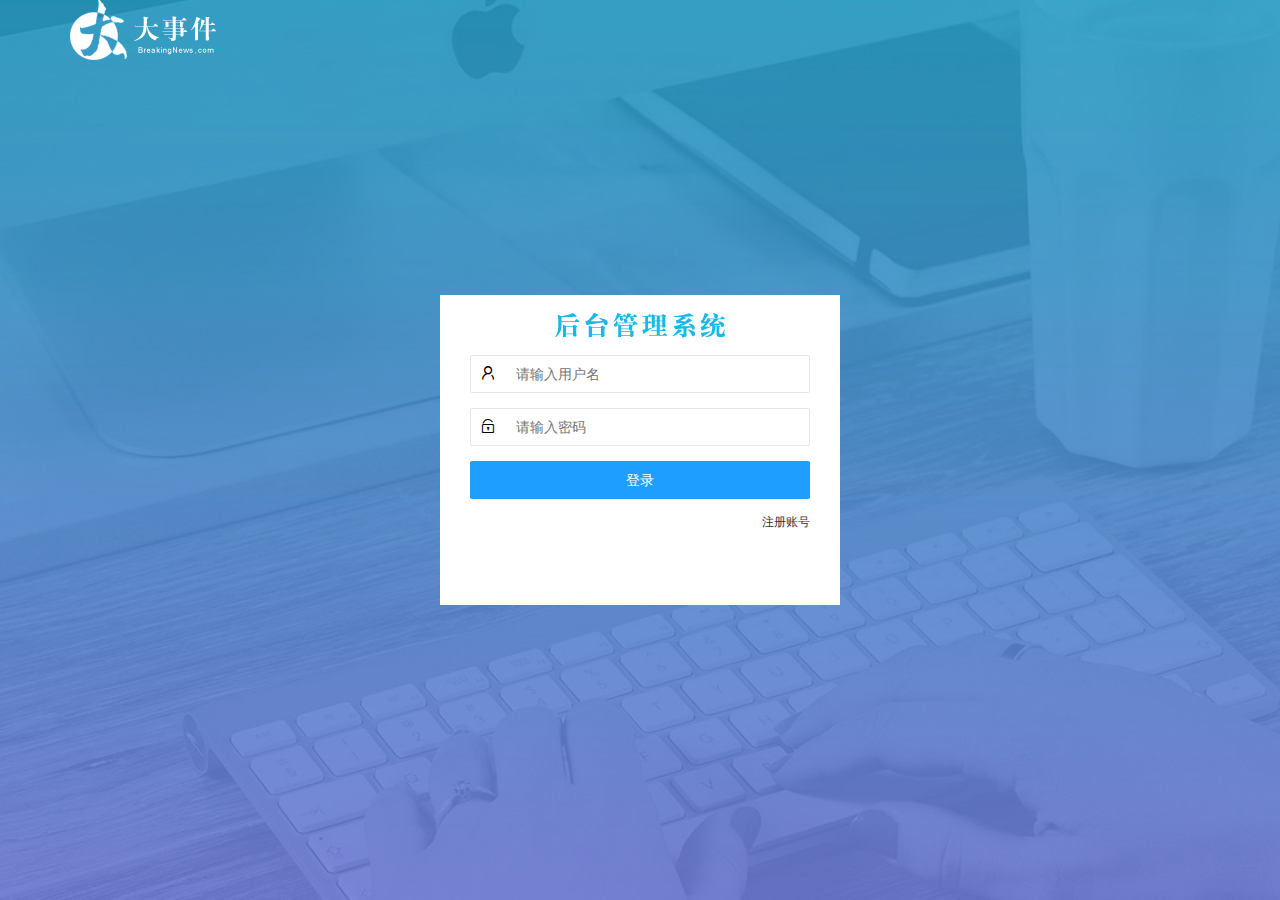
<file: login.html>
<!DOCTYPE html>
<html lang="en">

<head>
    <meta charset="UTF-8">
    <meta name="viewport" content="width=device-width, initial-scale=1.0">
    <title>登录页面</title>
    <link rel="stylesheet" href="./assets/lib/layui/css/layui.css">
    <link rel="stylesheet" href="/assets/css/login.css">
</head>

<body>
    <div class="layui-main">
        <img src="./assets/images/logo.png" alt="">
    </div>
    <div class="loginbox">
        <div class="loginbox_title">
        </div>
        <div class="login_box">
            <form class="layui-form" id="form_login">
                <div class="layui-form-item">
                    <i class="layui-icon layui-icon-username"></i>
                    <input type="text" name="username" required lay-verify="required" placeholder="请输入用户名" autocomplete="off" class="layui-input">
                </div>
                <div class="layui-form-item">
                    <i class="layui-icon layui-icon-password"></i>
                    <input type="password" name="password" required lay-verify="required|pwd" placeholder="请输入密码" autocomplete="off" class="layui-input">
                </div>
                <div class="layui-form-item">
                    <button class="layui-btn layui-btn-fluid  layui-btn-normal" lay-submit lay-filter="formDemo">登录</button>
                </div>
                <div class="layui-form-item links_a">
                    <a href="javascript:;" id="login_box_a">注册账号</a>
                </div>

            </form>

        </div>
        <div class="reg_box">
            <form class="layui-form" id="form_reg">
                <div class="layui-form-item">
                    <i class="layui-icon layui-icon-username"></i>
                    <input type="text" name="username" required lay-verify="required" placeholder="请输入用户名" autocomplete="off" class="layui-input">
                </div>
                <div class="layui-form-item">
                    <i class="layui-icon layui-icon-password"></i>
                    <input type="password" name="password" required lay-verify="required|pwd" placeholder="请输入密码" autocomplete="off" class="layui-input">
                </div>
                <div class="layui-form-item">
                    <i class="layui-icon layui-icon-password"></i>
                    <input type="password" name="repassword" required lay-verify="required|pwd|repwd" placeholder="请确认密码" autocomplete="off" class="layui-input">
                </div>
                <div class="layui-form-item">
                    <button class="layui-btn layui-btn-fluid  layui-btn-normal" lay-submit lay-filter="formDemo">注册</button>
                </div>
                <div class="layui-form-item links_a">
                    <a href="javascript:;" id="reg_box_a">登录账号</a>
                </div>

            </form>

        </div>
    </div>


    <script src="./assets/lib/layui/layui.all.js"></script>
    <script src="./assets/lib/jquery.js"></script>
    <script src="./assets/js/baseAPI.js"></script>
    <script src="./assets/js/login.js"></script>
</body>

</html>
</file>
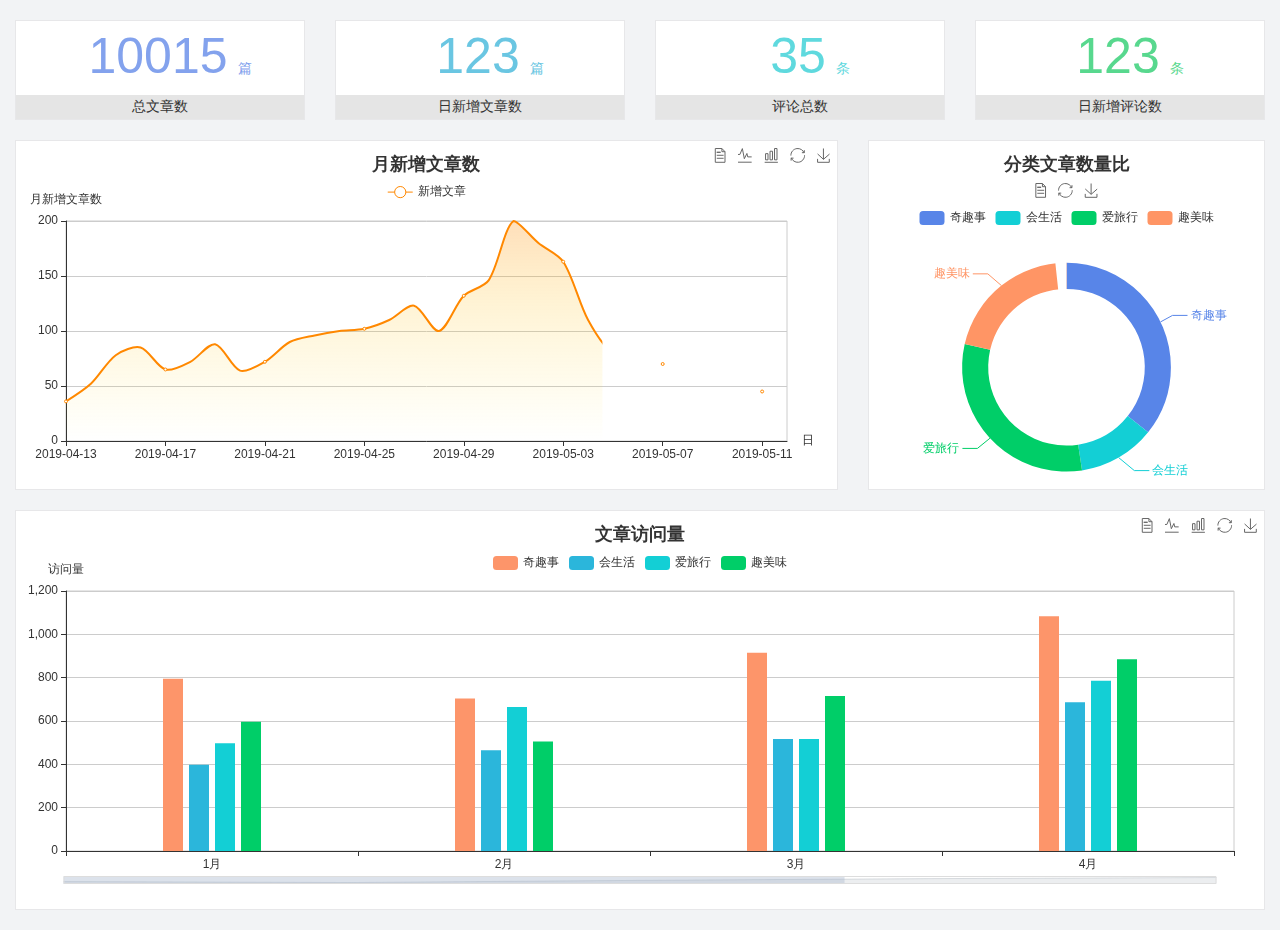
<file: home/dashboard.html>
<!DOCTYPE html>
<html lang="en">

<head>
  <meta charset="UTF-8">
  <meta name="viewport" content="width=device-width, initial-scale=1.0">
  <meta http-equiv="X-UA-Compatible" content="ie=edge">
  <title>图表统计</title>
  <link rel="stylesheet" href="../../assets/lib/bootstrap.css" />
  <link rel="stylesheet" href="../../assets/lib/main.css" />
  <script src="../../assets/lib/jquery.js"></script>
  <script type="text/javascript" src="../../assets/lib/echarts.min.js"></script>
</head>

<body>
  <div class="container-fluid">
    <div class="row spannel_list">
      <div class="col-sm-3 col-xs-6">
        <div class="spannel">
          <em>10015</em><span>篇</span>
          <b>总文章数</b>
        </div>
      </div>
      <div class="col-sm-3 col-xs-6">
        <div class="spannel scolor01">
          <em>123</em><span>篇</span>
          <b>日新增文章数</b>
        </div>
      </div>
      <div class="col-sm-3 col-xs-6">
        <div class="spannel scolor02">
          <em>35</em><span>条</span>
          <b>评论总数</b>
        </div>
      </div>
      <div class="col-sm-3 col-xs-6">
        <div class="spannel scolor03">
          <em>123</em><span>条</span>
          <b>日新增评论数</b>
        </div>
      </div>
    </div>
  </div>

  <div class="container-fluid">
    <div class="row curve-pie">
      <div class="col-lg-8 col-md-8">
        <div class="gragh_pannel" id="curve_show"></div>
      </div>
      <div class="col-lg-4 col-md-4">
        <div class="gragh_pannel" id="pie_show"></div>
      </div>
    </div>
  </div>

  <div class="container-fluid">
    <div class="column_pannel" id="column_show"></div>
  </div>

  <script>
    var oChart = echarts.init(document.getElementById('curve_show'));
    var aList_all = [
      { 'count': 36, 'date': '2019-04-13' },
      { 'count': 52, 'date': '2019-04-14' },
      { 'count': 78, 'date': '2019-04-15' },
      { 'count': 85, 'date': '2019-04-16' },
      { 'count': 65, 'date': '2019-04-17' },
      { 'count': 72, 'date': '2019-04-18' },
      { 'count': 88, 'date': '2019-04-19' },
      { 'count': 64, 'date': '2019-04-20' },
      { 'count': 72, 'date': '2019-04-21' },
      { 'count': 90, 'date': '2019-04-22' },
      { 'count': 96, 'date': '2019-04-23' },
      { 'count': 100, 'date': '2019-04-24' },
      { 'count': 102, 'date': '2019-04-25' },
      { 'count': 110, 'date': '2019-04-26' },
      { 'count': 123, 'date': '2019-04-27' },
      { 'count': 100, 'date': '2019-04-28' },
      { 'count': 132, 'date': '2019-04-29' },
      { 'count': 146, 'date': '2019-04-30' },
      { 'count': 200, 'date': '2019-05-01' },
      { 'count': 180, 'date': '2019-05-02' },
      { 'count': 163, 'date': '2019-05-03' },
      { 'count': 110, 'date': '2019-05-04' },
      { 'count': 80, 'date': '2019-05-05' },
      { 'count': 82, 'date': '2019-05-06' },
      { 'count': 70, 'date': '2019-05-07' },
      { 'count': 65, 'date': '2019-05-08' },
      { 'count': 54, 'date': '2019-05-09' },
      { 'count': 40, 'date': '2019-05-10' },
      { 'count': 45, 'date': '2019-05-11' },
      { 'count': 38, 'date': '2019-05-12' },
    ];

    let aCount = [];
    let aDate = [];

    for (var i = 0; i < aList_all.length; i++) {
      aCount.push(aList_all[i].count);
      aDate.push(aList_all[i].date);
    }

    var chartopt = {
      title: {
        text: '月新增文章数',
        left: 'center',
        top: '10'
      },
      tooltip: {
        trigger: 'axis'
      },
      legend: {
        data: ['新增文章'],
        top: '40'
      },
      toolbox: {
        show: true,
        feature: {
          mark: { show: true },
          dataView: { show: true, readOnly: false },
          magicType: { show: true, type: ['line', 'bar'] },
          restore: { show: true },
          saveAsImage: { show: true }
        }
      },
      calculable: true,
      xAxis: [
        {
          name: '日',
          type: 'category',
          boundaryGap: false,
          data: aDate
        }
      ],
      yAxis: [
        {
          name: '月新增文章数',
          type: 'value'
        }
      ],
      series: [
        {
          name: '新增文章',
          type: 'line',
          smooth: true,
          itemStyle: { normal: { areaStyle: { type: 'default' }, color: '#f80' }, lineStyle: { color: '#f80' } },
          data: aCount
        }],
      areaStyle: {
        normal: {
          color: new echarts.graphic.LinearGradient(0, 0, 0, 1, [{
            offset: 0,
            color: 'rgba(255,136,0,0.39)'
          }, {
            offset: .34,
            color: 'rgba(255,180,0,0.25)'
          }, {
            offset: 1,
            color: 'rgba(255,222,0,0.00)'
          }])

        }
      },
      grid: {
        show: true,
        x: 50,
        x2: 50,
        y: 80,
        height: 220
      }
    };

    oChart.setOption(chartopt);


    var oPie = echarts.init(document.getElementById('pie_show'));
    var oPieopt =
    {
      title: {
        top: 10,
        text: '分类文章数量比',
        x: 'center'
      },
      tooltip: {
        trigger: 'item',
        formatter: "{a} <br/>{b} : {c} ({d}%)"
      },
      color: ['#5885e8', '#13cfd5', '#00ce68', '#ff9565'],
      legend: {
        x: 'center',
        top: 65,
        data: ['奇趣事', '会生活', '爱旅行', '趣美味']
      },
      toolbox: {
        show: true,
        x: 'center',
        top: 35,
        feature: {
          mark: { show: true },
          dataView: { show: true, readOnly: false },
          magicType: {
            show: true,
            type: ['pie', 'funnel'],
            option: {
              funnel: {
                x: '25%',
                width: '50%',
                funnelAlign: 'left',
                max: 1548
              }
            }
          },
          restore: { show: true },
          saveAsImage: { show: true }
        }
      },
      calculable: true,
      series: [
        {
          name: '访问来源',
          type: 'pie',
          radius: ['45%', '60%'],
          center: ['50%', '65%'],
          data: [
            { value: 300, name: '奇趣事' },
            { value: 100, name: '会生活' },
            { value: 260, name: '爱旅行' },
            { value: 180, name: '趣美味' }
          ]
        }
      ]
    };
    oPie.setOption(oPieopt);



    var oColumn = this.echarts.init(document.getElementById('column_show'));
    var oColumnopt =
    {
      title: {
        text: '文章访问量',
        left: 'center',
        top: '10'
      },
      tooltip: {
        trigger: 'axis'
      },
      legend: {
        data: ['奇趣事', '会生活', '爱旅行', '趣美味'],
        top: '40'
      },
      toolbox: {
        show: true,
        feature: {
          mark: { show: true },
          dataView: { show: true, readOnly: false },
          magicType: { show: true, type: ['line', 'bar'] },
          restore: { show: true },
          saveAsImage: { show: true }
        }
      },
      calculable: true,
      xAxis: [
        {
          type: 'category',
          data: ['1月', '2月', '3月', '4月', '5月']
        }
      ],
      yAxis: [
        {
          name: '访问量',
          type: 'value'
        }
      ],
      series: [
        {
          name: '奇趣事',
          type: 'bar',
          barWidth: 20,
          itemStyle: {
            normal: { areaStyle: { type: 'default' }, color: '#fd956a' }
          },
          data: [800, 708, 920, 1090, 1200]
        },
        {
          name: '会生活',
          type: 'bar',
          barWidth: 20,
          itemStyle: {
            normal: { areaStyle: { type: 'default' }, color: '#2bb6db' }
          },
          data: [400, 468, 520, 690, 800]
        },
        {
          name: '爱旅行',
          type: 'bar',
          barWidth: 20,
          itemStyle: {
            normal: { areaStyle: { type: 'default' }, color: '#13cfd5' }
          },
          data: [500, 668, 520, 790, 900]
        },
        {
          name: '趣美味',
          type: 'bar',
          barWidth: 20,
          itemStyle: {
            normal: { areaStyle: { type: 'default' }, color: '#00ce68' }
          },
          data: [600, 508, 720, 890, 1000]
        }
      ],
      grid: {
        show: true,
        x: 50,
        x2: 30,
        y: 80,
        height: 260
      },
      dataZoom: [//给x轴设置滚动条
        {
          start: 0,//默认为0
          end: 100 - 1000 / 31,//默认为100
          type: 'slider',
          show: true,
          xAxisIndex: [0],
          handleSize: 0,//滑动条的 左右2个滑动条的大小
          height: 8,//组件高度
          left: 45, //左边的距离
          right: 50,//右边的距离
          bottom: 26,//右边的距离
          handleColor: '#ddd',//h滑动图标的颜色
          handleStyle: {
            borderColor: "#cacaca",
            borderWidth: "1",
            shadowBlur: 2,
            background: "#ddd",
            shadowColor: "#ddd",
          }
        }]
    };
    oColumn.setOption(oColumnopt);
  </script>
</body>

</html>
</file>
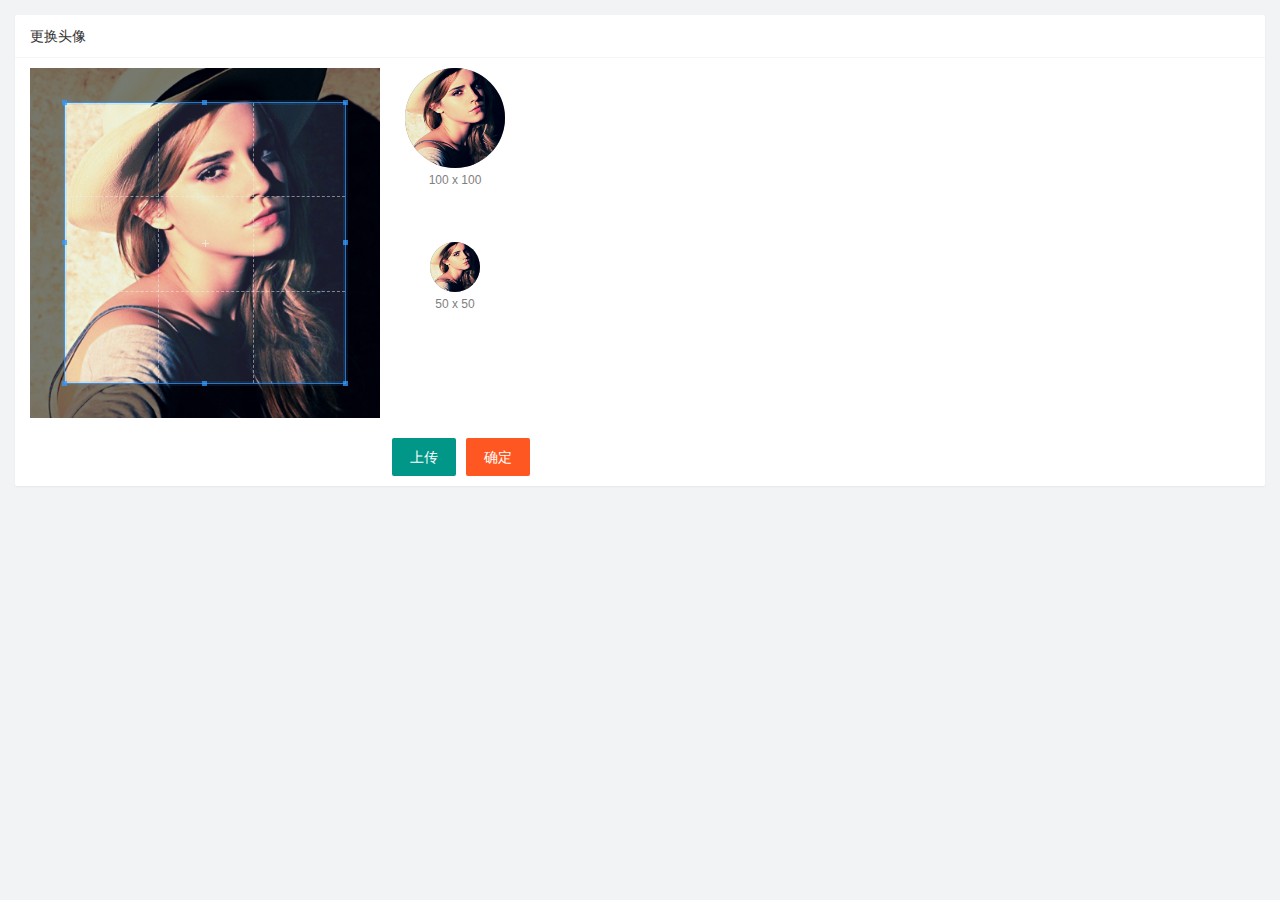
<file: user/user_avatar.html>
<!DOCTYPE html>
<html lang="en">

<head>
    <meta charset="UTF-8" />
    <meta name="viewport" content="width=device-width, initial-scale=1.0" />
    <title>Document</title>
    <link rel="stylesheet" href="/assets/lib/layui/css/layui.css" />
    <link rel="stylesheet" href="/assets/lib/cropper/cropper.css" />
    <link rel="stylesheet" href="/assets/css/user/user_avatar.css" />
</head>

<body>
    <!-- 卡片区域 -->
    <div class="layui-card">
        <div class="layui-card-header">更换头像</div>
        <div class="layui-card-body">
            <!-- 第一行的图片裁剪和预览区域 -->
            <div class="row1">
                <!-- 图片裁剪区域 -->
                <div class="cropper-box">
                    <!-- 这个 img 标签很重要，将来会把它初始化为裁剪区域 -->
                    <img id="image" src="/assets/images/sample.jpg" />
                </div>
                <!-- 图片的预览区域 -->
                <div class="preview-box">
                    <div>
                        <!-- 宽高为 100px 的预览区域 -->
                        <div class="img-preview w100"></div>
                        <p class="size">100 x 100</p>
                    </div>
                    <div>
                        <!-- 宽高为 50px 的预览区域 -->
                        <div class="img-preview w50"></div>
                        <p class="size">50 x 50</p>
                    </div>
                </div>
            </div>

            <!-- 第二行的按钮区域 -->
            <div class="row2">
                <!-- 通过 accept 属性，可以指定，允许用户选择什么类型的文件 -->
                <input type="file" id="file" accept="image/png,image/jpg" />
                <button type="button" class="layui-btn" id="btnChooseImage">上传</button>
                <button type="button" class="layui-btn layui-btn-danger" id="btnUpload">确定</button>
            </div>
        </div>
    </div>

    <script src="/assets/lib/layui/layui.all.js"></script>
    <script src="/assets/lib/jquery.js"></script>
    <script src="/assets/lib/cropper/Cropper.js"></script>
    <script src="/assets/lib/cropper/jquery-cropper.js"></script>
    <script src="/assets/js/baseAPI.js"></script>
    <script src="/assets/js/user/user_avatar.js"></script>
</body>

</html>
</file>
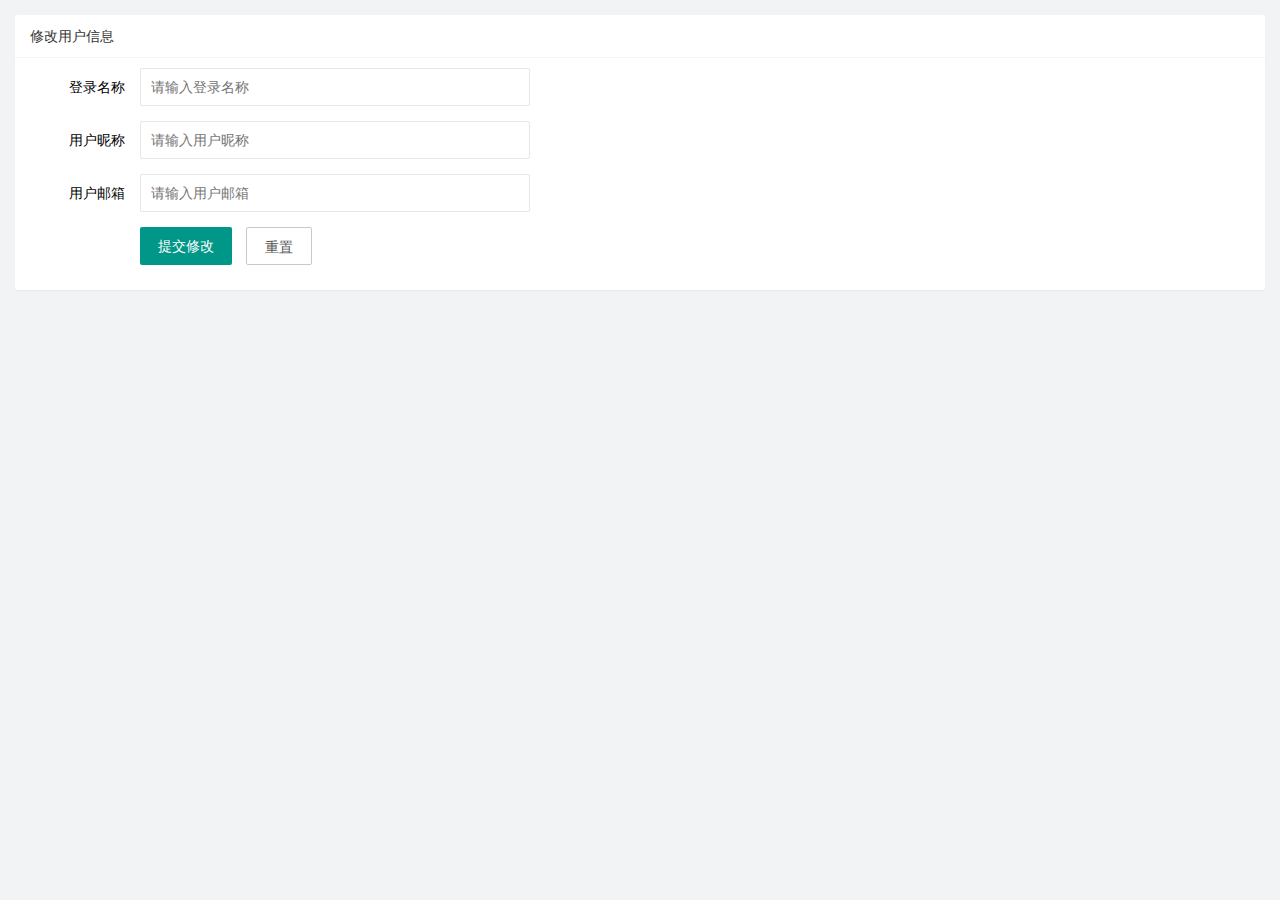
<file: user/user_info.html>
<!DOCTYPE html>
<html lang="en">
  <head>
    <meta charset="UTF-8" />
    <meta name="viewport" content="width=device-width, initial-scale=1.0" />
    <title>Document</title>
    <!-- 导入 layui 的样式 -->
    <link rel="stylesheet" href="/assets/lib/layui/css/layui.css" />
    <!-- 导入自己的样式 -->
    <link rel="stylesheet" href="/assets/css/user/user_info.css" />
  </head>
  <body>
    <!-- 卡片区域 -->
    <div class="layui-card">
      <div class="layui-card-header">修改用户信息</div>
      <div class="layui-card-body">
        <!-- form 表单区域 -->
        <form class="layui-form" lay-filter="formUserInfo">
          <!-- 这是隐藏域 -->
          <input type="hidden" name="id" value="" />
          <div class="layui-form-item">
            <label class="layui-form-label">登录名称</label>
            <div class="layui-input-block">
              <input type="text" name="username" required lay-verify="required" placeholder="请输入登录名称" autocomplete="off" class="layui-input" readonly />
            </div>
          </div>
          <div class="layui-form-item">
            <label class="layui-form-label">用户昵称</label>
            <div class="layui-input-block">
              <input type="text" name="nickname" required lay-verify="required|nickname" placeholder="请输入用户昵称" autocomplete="off" class="layui-input" />
            </div>
          </div>
          <div class="layui-form-item">
            <label class="layui-form-label">用户邮箱</label>
            <div class="layui-input-block">
              <input type="text" name="email" required lay-verify="required|email" placeholder="请输入用户邮箱" autocomplete="off" class="layui-input" />
            </div>
          </div>
          <div class="layui-form-item">
            <div class="layui-input-block">
              <button class="layui-btn" lay-submit lay-filter="formDemo">提交修改</button>
              <button type="reset" class="layui-btn layui-btn-primary" id="btnReset">重置</button>
            </div>
          </div>
        </form>
      </div>
    </div>

    <!-- 导入 layui 的 js -->
    <script src="/assets/lib/layui/layui.all.js"></script>
    <!-- 导入 jquery -->
    <script src="/assets/lib/jquery.js"></script>
    <!-- 导入 baseAPI -->
    <script src="/assets/js/baseAPI.js"></script>
    <!-- 导入自己的 js -->
    <script src="/assets/js/user/user_info.js"></script>
  </body>
</html>
</file>
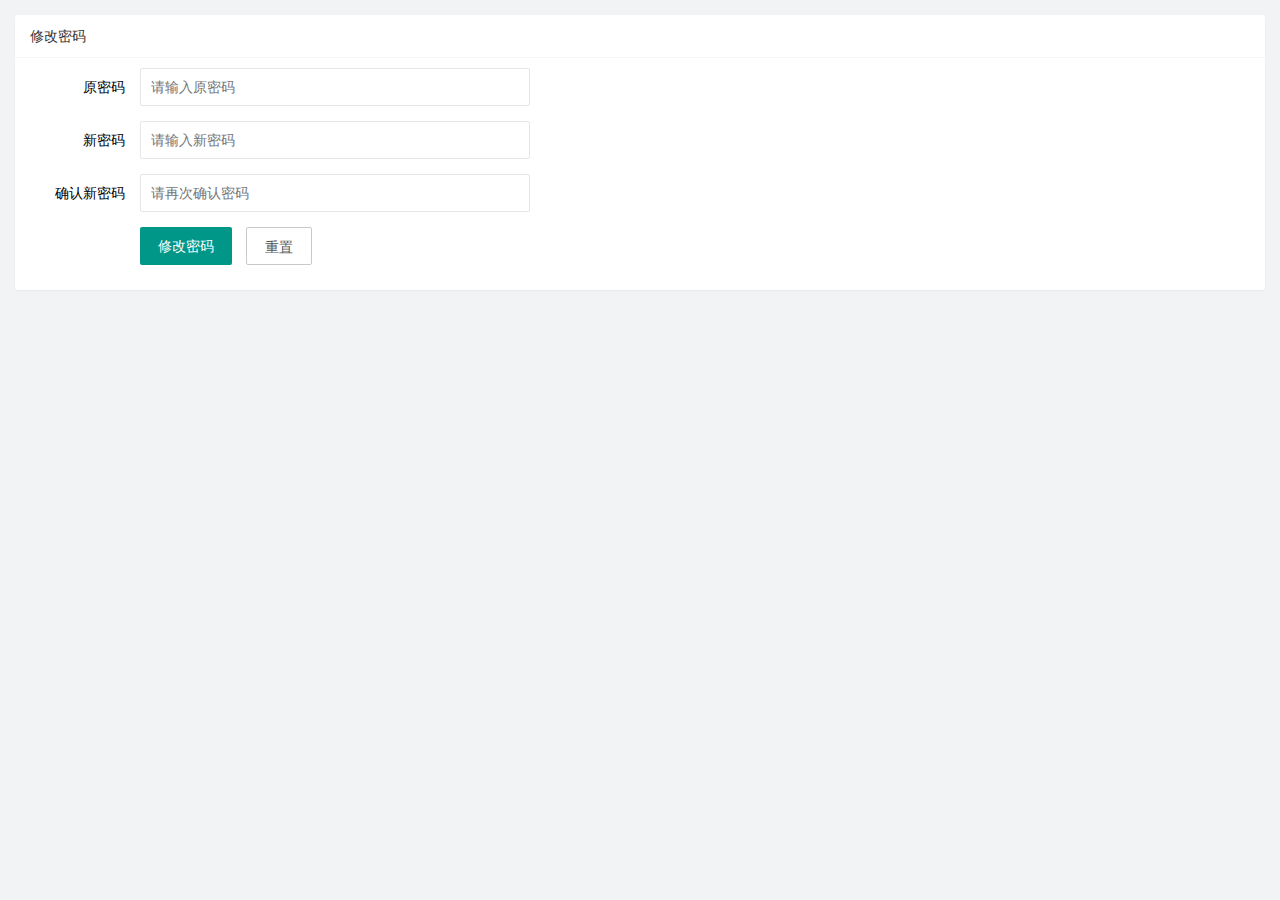
<file: user/user_pwd.html>
<!DOCTYPE html>
<html lang="en">
  <head>
    <meta charset="UTF-8" />
    <meta name="viewport" content="width=device-width, initial-scale=1.0" />
    <title>Document</title>
    <link rel="stylesheet" href="/assets/lib/layui/css/layui.css" />
    <link rel="stylesheet" href="/assets/css/user/user_pwd.css" />
  </head>
  <body>
    <!-- 卡片区域 -->
    <div class="layui-card">
      <div class="layui-card-header">修改密码</div>
      <div class="layui-card-body">
        <form class="layui-form">
          <div class="layui-form-item">
            <label class="layui-form-label">原密码</label>
            <div class="layui-input-block">
              <input type="password" name="oldPwd" required lay-verify="required|pwd" placeholder="请输入原密码" autocomplete="off" class="layui-input" />
            </div>
          </div>
          <div class="layui-form-item">
            <label class="layui-form-label">新密码</label>
            <div class="layui-input-block">
              <input type="password" name="newPwd" required lay-verify="required|pwd|samePwd" placeholder="请输入新密码" autocomplete="off" class="layui-input" />
            </div>
          </div>
          <div class="layui-form-item">
            <label class="layui-form-label">确认新密码</label>
            <div class="layui-input-block">
              <input type="password" name="rePwd" required lay-verify="required|pwd|rePwd" placeholder="请再次确认密码" autocomplete="off" class="layui-input" />
            </div>
          </div>
          <div class="layui-form-item">
            <div class="layui-input-block">
              <button class="layui-btn" lay-submit lay-filter="formDemo">修改密码</button>
              <button type="reset" class="layui-btn layui-btn-primary">重置</button>
            </div>
          </div>
        </form>
      </div>
    </div>

    <!-- 导入 layui 的 js -->
    <script src="/assets/lib/layui/layui.all.js"></script>
    <!-- 导入 jQuery -->
    <script src="/assets/lib/jquery.js"></script>
    <!-- 导入 baseAPI -->
    <script src="/assets/js/baseAPI.js"></script>
    <!-- 导入自己的 js -->
    <script src="/assets/js/user/user_pwd.js"></script>
  </body>
</html>
</file>
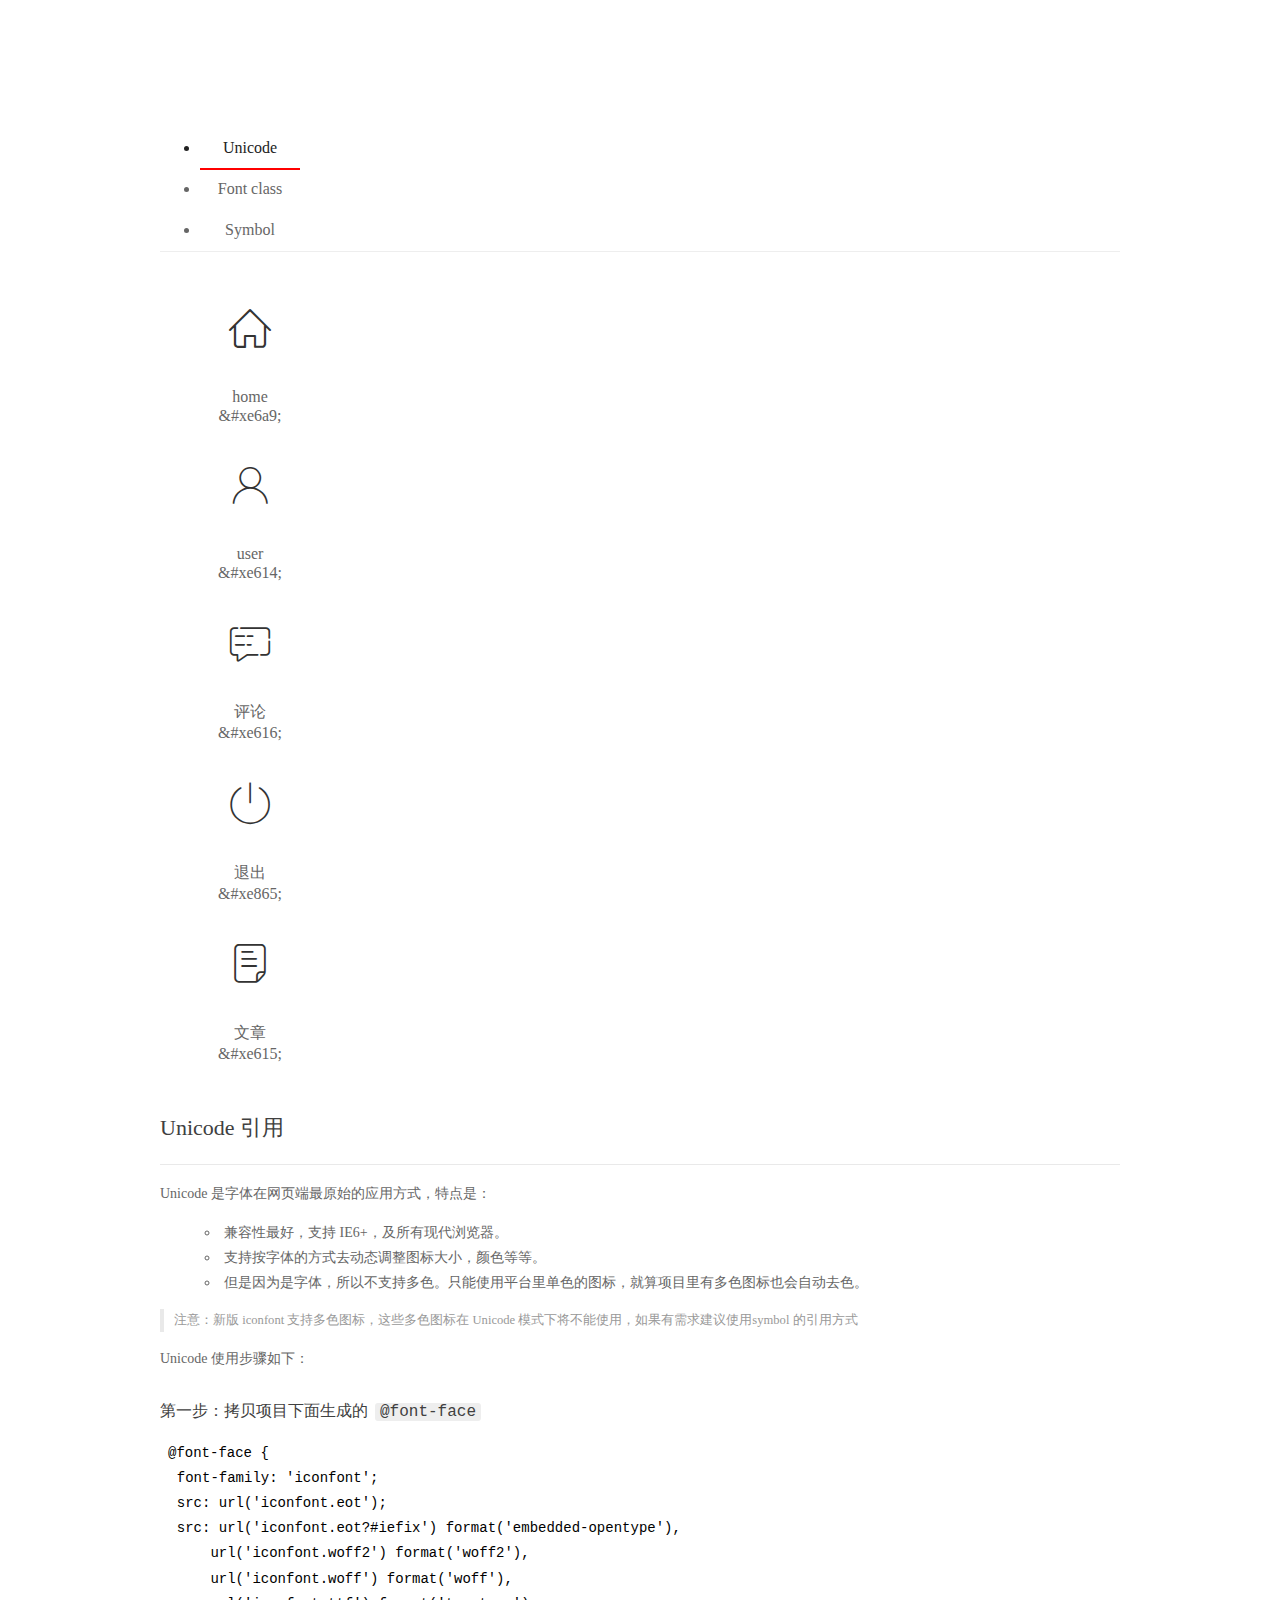
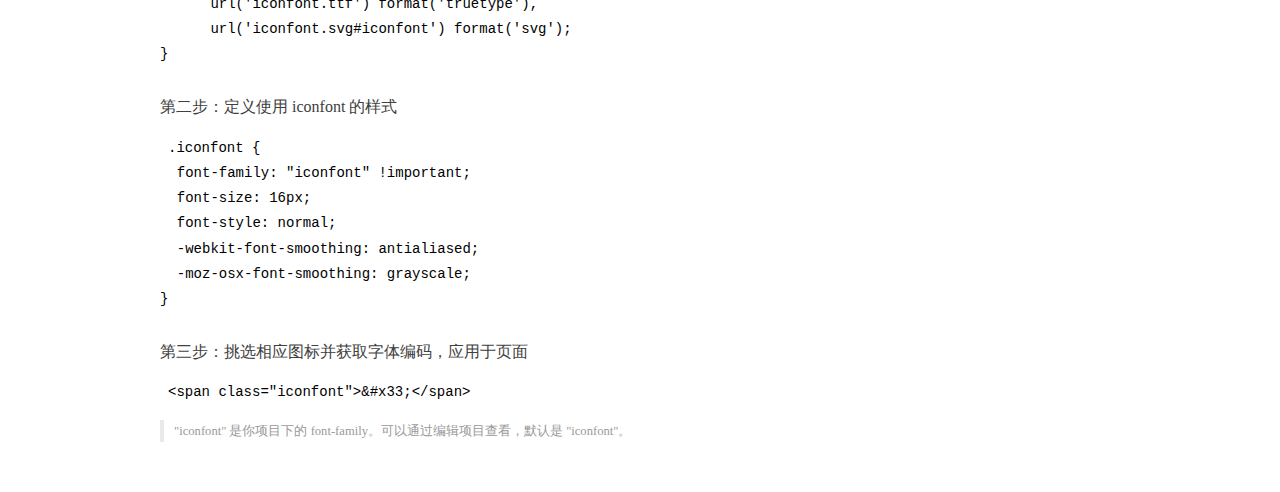
<file: assets/fonts/demo_index.html>
<!DOCTYPE html>
<html>
<head>
  <meta charset="utf-8"/>
  <title>IconFont Demo</title>
  <link rel="shortcut icon" href="https://gtms04.alicdn.com/tps/i4/TB1_oz6GVXXXXaFXpXXJDFnIXXX-64-64.ico" type="image/x-icon"/>
  <link rel="stylesheet" href="https://g.alicdn.com/thx/cube/1.3.2/cube.min.css">
  <link rel="stylesheet" href="demo.css">
  <link rel="stylesheet" href="iconfont.css">
  <script src="iconfont.js"></script>
  <!-- jQuery -->
  <script src="https://a1.alicdn.com/oss/uploads/2018/12/26/7bfddb60-08e8-11e9-9b04-53e73bb6408b.js"></script>
  <!-- 代码高亮 -->
  <script src="https://a1.alicdn.com/oss/uploads/2018/12/26/a3f714d0-08e6-11e9-8a15-ebf944d7534c.js"></script>
</head>
<body>
  <div class="main">
    <h1 class="logo"><a href="https://www.iconfont.cn/" title="iconfont 首页" target="_blank">&#xe86b;</a></h1>
    <div class="nav-tabs">
      <ul id="tabs" class="dib-box">
        <li class="dib active"><span>Unicode</span></li>
        <li class="dib"><span>Font class</span></li>
        <li class="dib"><span>Symbol</span></li>
      </ul>
      
    </div>
    <div class="tab-container">
      <div class="content unicode" style="display: block;">
          <ul class="icon_lists dib-box">
          
            <li class="dib">
              <span class="icon iconfont">&#xe6a9;</span>
                <div class="name">home</div>
                <div class="code-name">&amp;#xe6a9;</div>
              </li>
          
            <li class="dib">
              <span class="icon iconfont">&#xe614;</span>
                <div class="name">user</div>
                <div class="code-name">&amp;#xe614;</div>
              </li>
          
            <li class="dib">
              <span class="icon iconfont">&#xe616;</span>
                <div class="name">评论</div>
                <div class="code-name">&amp;#xe616;</div>
              </li>
          
            <li class="dib">
              <span class="icon iconfont">&#xe865;</span>
                <div class="name">退出</div>
                <div class="code-name">&amp;#xe865;</div>
              </li>
          
            <li class="dib">
              <span class="icon iconfont">&#xe615;</span>
                <div class="name">文章</div>
                <div class="code-name">&amp;#xe615;</div>
              </li>
          
          </ul>
          <div class="article markdown">
          <h2 id="unicode-">Unicode 引用</h2>
          <hr>

          <p>Unicode 是字体在网页端最原始的应用方式，特点是：</p>
          <ul>
            <li>兼容性最好，支持 IE6+，及所有现代浏览器。</li>
            <li>支持按字体的方式去动态调整图标大小，颜色等等。</li>
            <li>但是因为是字体，所以不支持多色。只能使用平台里单色的图标，就算项目里有多色图标也会自动去色。</li>
          </ul>
          <blockquote>
            <p>注意：新版 iconfont 支持多色图标，这些多色图标在 Unicode 模式下将不能使用，如果有需求建议使用symbol 的引用方式</p>
          </blockquote>
          <p>Unicode 使用步骤如下：</p>
          <h3 id="-font-face">第一步：拷贝项目下面生成的 <code>@font-face</code></h3>
<pre><code class="language-css"
>@font-face {
  font-family: 'iconfont';
  src: url('iconfont.eot');
  src: url('iconfont.eot?#iefix') format('embedded-opentype'),
      url('iconfont.woff2') format('woff2'),
      url('iconfont.woff') format('woff'),
      url('iconfont.ttf') format('truetype'),
      url('iconfont.svg#iconfont') format('svg');
}
</code></pre>
          <h3 id="-iconfont-">第二步：定义使用 iconfont 的样式</h3>
<pre><code class="language-css"
>.iconfont {
  font-family: "iconfont" !important;
  font-size: 16px;
  font-style: normal;
  -webkit-font-smoothing: antialiased;
  -moz-osx-font-smoothing: grayscale;
}
</code></pre>
          <h3 id="-">第三步：挑选相应图标并获取字体编码，应用于页面</h3>
<pre>
<code class="language-html"
>&lt;span class="iconfont"&gt;&amp;#x33;&lt;/span&gt;
</code></pre>
          <blockquote>
            <p>"iconfont" 是你项目下的 font-family。可以通过编辑项目查看，默认是 "iconfont"。</p>
          </blockquote>
          </div>
      </div>
      <div class="content font-class">
        <ul class="icon_lists dib-box">
          
          <li class="dib">
            <span class="icon iconfont icon-home"></span>
            <div class="name">
              home
            </div>
            <div class="code-name">.icon-home
            </div>
          </li>
          
          <li class="dib">
            <span class="icon iconfont icon-user"></span>
            <div class="name">
              user
            </div>
            <div class="code-name">.icon-user
            </div>
          </li>
          
          <li class="dib">
            <span class="icon iconfont icon-pinglun"></span>
            <div class="name">
              评论
            </div>
            <div class="code-name">.icon-pinglun
            </div>
          </li>
          
          <li class="dib">
            <span class="icon iconfont icon-tuichu"></span>
            <div class="name">
              退出
            </div>
            <div class="code-name">.icon-tuichu
            </div>
          </li>
          
          <li class="dib">
            <span class="icon iconfont icon-16"></span>
            <div class="name">
              文章
            </div>
            <div class="code-name">.icon-16
            </div>
          </li>
          
        </ul>
        <div class="article markdown">
        <h2 id="font-class-">font-class 引用</h2>
        <hr>

        <p>font-class 是 Unicode 使用方式的一种变种，主要是解决 Unicode 书写不直观，语意不明确的问题。</p>
        <p>与 Unicode 使用方式相比，具有如下特点：</p>
        <ul>
          <li>兼容性良好，支持 IE8+，及所有现代浏览器。</li>
          <li>相比于 Unicode 语意明确，书写更直观。可以很容易分辨这个 icon 是什么。</li>
          <li>因为使用 class 来定义图标，所以当要替换图标时，只需要修改 class 里面的 Unicode 引用。</li>
          <li>不过因为本质上还是使用的字体，所以多色图标还是不支持的。</li>
        </ul>
        <p>使用步骤如下：</p>
        <h3 id="-fontclass-">第一步：引入项目下面生成的 fontclass 代码：</h3>
<pre><code class="language-html">&lt;link rel="stylesheet" href="./iconfont.css"&gt;
</code></pre>
        <h3 id="-">第二步：挑选相应图标并获取类名，应用于页面：</h3>
<pre><code class="language-html">&lt;span class="iconfont icon-xxx"&gt;&lt;/span&gt;
</code></pre>
        <blockquote>
          <p>"
            iconfont" 是你项目下的 font-family。可以通过编辑项目查看，默认是 "iconfont"。</p>
        </blockquote>
      </div>
      </div>
      <div class="content symbol">
          <ul class="icon_lists dib-box">
          
            <li class="dib">
                <svg class="icon svg-icon" aria-hidden="true">
                  <use xlink:href="#icon-home"></use>
                </svg>
                <div class="name">home</div>
                <div class="code-name">#icon-home</div>
            </li>
          
            <li class="dib">
                <svg class="icon svg-icon" aria-hidden="true">
                  <use xlink:href="#icon-user"></use>
                </svg>
                <div class="name">user</div>
                <div class="code-name">#icon-user</div>
            </li>
          
            <li class="dib">
                <svg class="icon svg-icon" aria-hidden="true">
                  <use xlink:href="#icon-pinglun"></use>
                </svg>
                <div class="name">评论</div>
                <div class="code-name">#icon-pinglun</div>
            </li>
          
            <li class="dib">
                <svg class="icon svg-icon" aria-hidden="true">
                  <use xlink:href="#icon-tuichu"></use>
                </svg>
                <div class="name">退出</div>
                <div class="code-name">#icon-tuichu</div>
            </li>
          
            <li class="dib">
                <svg class="icon svg-icon" aria-hidden="true">
                  <use xlink:href="#icon-16"></use>
                </svg>
                <div class="name">文章</div>
                <div class="code-name">#icon-16</div>
            </li>
          
          </ul>
          <div class="article markdown">
          <h2 id="symbol-">Symbol 引用</h2>
          <hr>

          <p>这是一种全新的使用方式，应该说这才是未来的主流，也是平台目前推荐的用法。相关介绍可以参考这篇<a href="">文章</a>
            这种用法其实是做了一个 SVG 的集合，与另外两种相比具有如下特点：</p>
          <ul>
            <li>支持多色图标了，不再受单色限制。</li>
            <li>通过一些技巧，支持像字体那样，通过 <code>font-size</code>, <code>color</code> 来调整样式。</li>
            <li>兼容性较差，支持 IE9+，及现代浏览器。</li>
            <li>浏览器渲染 SVG 的性能一般，还不如 png。</li>
          </ul>
          <p>使用步骤如下：</p>
          <h3 id="-symbol-">第一步：引入项目下面生成的 symbol 代码：</h3>
<pre><code class="language-html">&lt;script src="./iconfont.js"&gt;&lt;/script&gt;
</code></pre>
          <h3 id="-css-">第二步：加入通用 CSS 代码（引入一次就行）：</h3>
<pre><code class="language-html">&lt;style&gt;
.icon {
  width: 1em;
  height: 1em;
  vertical-align: -0.15em;
  fill: currentColor;
  overflow: hidden;
}
&lt;/style&gt;
</code></pre>
          <h3 id="-">第三步：挑选相应图标并获取类名，应用于页面：</h3>
<pre><code class="language-html">&lt;svg class="icon" aria-hidden="true"&gt;
  &lt;use xlink:href="#icon-xxx"&gt;&lt;/use&gt;
&lt;/svg&gt;
</code></pre>
          </div>
      </div>

    </div>
  </div>
  <script>
  $(document).ready(function () {
      $('.tab-container .content:first').show()

      $('#tabs li').click(function (e) {
        var tabContent = $('.tab-container .content')
        var index = $(this).index()

        if ($(this).hasClass('active')) {
          return
        } else {
          $('#tabs li').removeClass('active')
          $(this).addClass('active')

          tabContent.hide().eq(index).fadeIn()
        }
      })
    })
  </script>
</body>
</html>
</file>
<file: assets/lib/layui/css/layui.css>
/** layui-v2.5.5 MIT License By https://www.layui.com */
 .layui-inline,img{display:inline-block;vertical-align:middle}h1,h2,h3,h4,h5,h6{font-weight:400}.layui-edge,.layui-header,.layui-inline,.layui-main{position:relative}.layui-body,.layui-edge,.layui-elip{overflow:hidden}.layui-btn,.layui-edge,.layui-inline,img{vertical-align:middle}.layui-btn,.layui-disabled,.layui-icon,.layui-unselect{-moz-user-select:none;-webkit-user-select:none;-ms-user-select:none}.layui-elip,.layui-form-checkbox span,.layui-form-pane .layui-form-label{text-overflow:ellipsis;white-space:nowrap}.layui-breadcrumb,.layui-tree-btnGroup{visibility:hidden}blockquote,body,button,dd,div,dl,dt,form,h1,h2,h3,h4,h5,h6,input,li,ol,p,pre,td,textarea,th,ul{margin:0;padding:0;-webkit-tap-highlight-color:rgba(0,0,0,0)}a:active,a:hover{outline:0}img{border:none}li{list-style:none}table{border-collapse:collapse;border-spacing:0}h4,h5,h6{font-size:100%}button,input,optgroup,option,select,textarea{font-family:inherit;font-size:inherit;font-style:inherit;font-weight:inherit;outline:0}pre{white-space:pre-wrap;white-space:-moz-pre-wrap;white-space:-pre-wrap;white-space:-o-pre-wrap;word-wrap:break-word}body{line-height:24px;font:14px Helvetica Neue,Helvetica,PingFang SC,Tahoma,Arial,sans-serif}hr{height:1px;margin:10px 0;border:0;clear:both}a{color:#333;text-decoration:none}a:hover{color:#777}a cite{font-style:normal;*cursor:pointer}.layui-border-box,.layui-border-box *{box-sizing:border-box}.layui-box,.layui-box *{box-sizing:content-box}.layui-clear{clear:both;*zoom:1}.layui-clear:after{content:'\20';clear:both;*zoom:1;display:block;height:0}.layui-inline{*display:inline;*zoom:1}.layui-edge{display:inline-block;width:0;height:0;border-width:6px;border-style:dashed;border-color:transparent}.layui-edge-top{top:-4px;border-bottom-color:#999;border-bottom-style:solid}.layui-edge-right{border-left-color:#999;border-left-style:solid}.layui-edge-bottom{top:2px;border-top-color:#999;border-top-style:solid}.layui-edge-left{border-right-color:#999;border-right-style:solid}.layui-disabled,.layui-disabled:hover{color:#d2d2d2!important;cursor:not-allowed!important}.layui-circle{border-radius:100%}.layui-show{display:block!important}.layui-hide{display:none!important}@font-face{font-family:layui-icon;src:url(../font/iconfont.eot?v=250);src:url(../font/iconfont.eot?v=250#iefix) format('embedded-opentype'),url(../font/iconfont.woff2?v=250) format('woff2'),url(../font/iconfont.woff?v=250) format('woff'),url(../font/iconfont.ttf?v=250) format('truetype'),url(../font/iconfont.svg?v=250#layui-icon) format('svg')}.layui-icon{font-family:layui-icon!important;font-size:16px;font-style:normal;-webkit-font-smoothing:antialiased;-moz-osx-font-smoothing:grayscale}.layui-icon-reply-fill:before{content:"\e611"}.layui-icon-set-fill:before{content:"\e614"}.layui-icon-menu-fill:before{content:"\e60f"}.layui-icon-search:before{content:"\e615"}.layui-icon-share:before{content:"\e641"}.layui-icon-set-sm:before{content:"\e620"}.layui-icon-engine:before{content:"\e628"}.layui-icon-close:before{content:"\1006"}.layui-icon-close-fill:before{content:"\1007"}.layui-icon-chart-screen:before{content:"\e629"}.layui-icon-star:before{content:"\e600"}.layui-icon-circle-dot:before{content:"\e617"}.layui-icon-chat:before{content:"\e606"}.layui-icon-release:before{content:"\e609"}.layui-icon-list:before{content:"\e60a"}.layui-icon-chart:before{content:"\e62c"}.layui-icon-ok-circle:before{content:"\1005"}.layui-icon-layim-theme:before{content:"\e61b"}.layui-icon-table:before{content:"\e62d"}.layui-icon-right:before{content:"\e602"}.layui-icon-left:before{content:"\e603"}.layui-icon-cart-simple:before{content:"\e698"}.layui-icon-face-cry:before{content:"\e69c"}.layui-icon-face-smile:before{content:"\e6af"}.layui-icon-survey:before{content:"\e6b2"}.layui-icon-tree:before{content:"\e62e"}.layui-icon-upload-circle:before{content:"\e62f"}.layui-icon-add-circle:before{content:"\e61f"}.layui-icon-download-circle:before{content:"\e601"}.layui-icon-templeate-1:before{content:"\e630"}.layui-icon-util:before{content:"\e631"}.layui-icon-face-surprised:before{content:"\e664"}.layui-icon-edit:before{content:"\e642"}.layui-icon-speaker:before{content:"\e645"}.layui-icon-down:before{content:"\e61a"}.layui-icon-file:before{content:"\e621"}.layui-icon-layouts:before{content:"\e632"}.layui-icon-rate-half:before{content:"\e6c9"}.layui-icon-add-circle-fine:before{content:"\e608"}.layui-icon-prev-circle:before{content:"\e633"}.layui-icon-read:before{content:"\e705"}.layui-icon-404:before{content:"\e61c"}.layui-icon-carousel:before{content:"\e634"}.layui-icon-help:before{content:"\e607"}.layui-icon-code-circle:before{content:"\e635"}.layui-icon-water:before{content:"\e636"}.layui-icon-username:before{content:"\e66f"}.layui-icon-find-fill:before{content:"\e670"}.layui-icon-about:before{content:"\e60b"}.layui-icon-location:before{content:"\e715"}.layui-icon-up:before{content:"\e619"}.layui-icon-pause:before{content:"\e651"}.layui-icon-date:before{content:"\e637"}.layui-icon-layim-uploadfile:before{content:"\e61d"}.layui-icon-delete:before{content:"\e640"}.layui-icon-play:before{content:"\e652"}.layui-icon-top:before{content:"\e604"}.layui-icon-friends:before{content:"\e612"}.layui-icon-refresh-3:before{content:"\e9aa"}.layui-icon-ok:before{content:"\e605"}.layui-icon-layer:before{content:"\e638"}.layui-icon-face-smile-fine:before{content:"\e60c"}.layui-icon-dollar:before{content:"\e659"}.layui-icon-group:before{content:"\e613"}.layui-icon-layim-download:before{content:"\e61e"}.layui-icon-picture-fine:before{content:"\e60d"}.layui-icon-link:before{content:"\e64c"}.layui-icon-diamond:before{content:"\e735"}.layui-icon-log:before{content:"\e60e"}.layui-icon-rate-solid:before{content:"\e67a"}.layui-icon-fonts-del:before{content:"\e64f"}.layui-icon-unlink:before{content:"\e64d"}.layui-icon-fonts-clear:before{content:"\e639"}.layui-icon-triangle-r:before{content:"\e623"}.layui-icon-circle:before{content:"\e63f"}.layui-icon-radio:before{content:"\e643"}.layui-icon-align-center:before{content:"\e647"}.layui-icon-align-right:before{content:"\e648"}.layui-icon-align-left:before{content:"\e649"}.layui-icon-loading-1:before{content:"\e63e"}.layui-icon-return:before{content:"\e65c"}.layui-icon-fonts-strong:before{content:"\e62b"}.layui-icon-upload:before{content:"\e67c"}.layui-icon-dialogue:before{content:"\e63a"}.layui-icon-video:before{content:"\e6ed"}.layui-icon-headset:before{content:"\e6fc"}.layui-icon-cellphone-fine:before{content:"\e63b"}.layui-icon-add-1:before{content:"\e654"}.layui-icon-face-smile-b:before{content:"\e650"}.layui-icon-fonts-html:before{content:"\e64b"}.layui-icon-form:before{content:"\e63c"}.layui-icon-cart:before{content:"\e657"}.layui-icon-camera-fill:before{content:"\e65d"}.layui-icon-tabs:before{content:"\e62a"}.layui-icon-fonts-code:before{content:"\e64e"}.layui-icon-fire:before{content:"\e756"}.layui-icon-set:before{content:"\e716"}.layui-icon-fonts-u:before{content:"\e646"}.layui-icon-triangle-d:before{content:"\e625"}.layui-icon-tips:before{content:"\e702"}.layui-icon-picture:before{content:"\e64a"}.layui-icon-more-vertical:before{content:"\e671"}.layui-icon-flag:before{content:"\e66c"}.layui-icon-loading:before{content:"\e63d"}.layui-icon-fonts-i:before{content:"\e644"}.layui-icon-refresh-1:before{content:"\e666"}.layui-icon-rmb:before{content:"\e65e"}.layui-icon-home:before{content:"\e68e"}.layui-icon-user:before{content:"\e770"}.layui-icon-notice:before{content:"\e667"}.layui-icon-login-weibo:before{content:"\e675"}.layui-icon-voice:before{content:"\e688"}.layui-icon-upload-drag:before{content:"\e681"}.layui-icon-login-qq:before{content:"\e676"}.layui-icon-snowflake:before{content:"\e6b1"}.layui-icon-file-b:before{content:"\e655"}.layui-icon-template:before{content:"\e663"}.layui-icon-auz:before{content:"\e672"}.layui-icon-console:before{content:"\e665"}.layui-icon-app:before{content:"\e653"}.layui-icon-prev:before{content:"\e65a"}.layui-icon-website:before{content:"\e7ae"}.layui-icon-next:before{content:"\e65b"}.layui-icon-component:before{content:"\e857"}.layui-icon-more:before{content:"\e65f"}.layui-icon-login-wechat:before{content:"\e677"}.layui-icon-shrink-right:before{content:"\e668"}.layui-icon-spread-left:before{content:"\e66b"}.layui-icon-camera:before{content:"\e660"}.layui-icon-note:before{content:"\e66e"}.layui-icon-refresh:before{content:"\e669"}.layui-icon-female:before{content:"\e661"}.layui-icon-male:before{content:"\e662"}.layui-icon-password:before{content:"\e673"}.layui-icon-senior:before{content:"\e674"}.layui-icon-theme:before{content:"\e66a"}.layui-icon-tread:before{content:"\e6c5"}.layui-icon-praise:before{content:"\e6c6"}.layui-icon-star-fill:before{content:"\e658"}.layui-icon-rate:before{content:"\e67b"}.layui-icon-template-1:before{content:"\e656"}.layui-icon-vercode:before{content:"\e679"}.layui-icon-cellphone:before{content:"\e678"}.layui-icon-screen-full:before{content:"\e622"}.layui-icon-screen-restore:before{content:"\e758"}.layui-icon-cols:before{content:"\e610"}.layui-icon-export:before{content:"\e67d"}.layui-icon-print:before{content:"\e66d"}.layui-icon-slider:before{content:"\e714"}.layui-icon-addition:before{content:"\e624"}.layui-icon-subtraction:before{content:"\e67e"}.layui-icon-service:before{content:"\e626"}.layui-icon-transfer:before{content:"\e691"}.layui-main{width:1140px;margin:0 auto}.layui-header{z-index:1000;height:60px}.layui-header a:hover{transition:all .5s;-webkit-transition:all .5s}.layui-side{position:fixed;left:0;top:0;bottom:0;z-index:999;width:200px;overflow-x:hidden}.layui-side-scroll{position:relative;width:220px;height:100%;overflow-x:hidden}.layui-body{position:absolute;left:200px;right:0;top:0;bottom:0;z-index:998;width:auto;overflow-y:auto;box-sizing:border-box}.layui-layout-body{overflow:hidden}.layui-layout-admin .layui-header{background-color:#23262E}.layui-layout-admin .layui-side{top:60px;width:200px;overflow-x:hidden}.layui-layout-admin .layui-body{position:fixed;top:60px;bottom:44px}.layui-layout-admin .layui-main{width:auto;margin:0 15px}.layui-layout-admin .layui-footer{position:fixed;left:200px;right:0;bottom:0;height:44px;line-height:44px;padding:0 15px;background-color:#eee}.layui-layout-admin .layui-logo{position:absolute;left:0;top:0;width:200px;height:100%;line-height:60px;text-align:center;color:#009688;font-size:16px}.layui-layout-admin .layui-header .layui-nav{background:0 0}.layui-layout-left{position:absolute!important;left:200px;top:0}.layui-layout-right{position:absolute!important;right:0;top:0}.layui-container{position:relative;margin:0 auto;padding:0 15px;box-sizing:border-box}.layui-fluid{position:relative;margin:0 auto;padding:0 15px}.layui-row:after,.layui-row:before{content:'';display:block;clear:both}.layui-col-lg1,.layui-col-lg10,.layui-col-lg11,.layui-col-lg12,.layui-col-lg2,.layui-col-lg3,.layui-col-lg4,.layui-col-lg5,.layui-col-lg6,.layui-col-lg7,.layui-col-lg8,.layui-col-lg9,.layui-col-md1,.layui-col-md10,.layui-col-md11,.layui-col-md12,.layui-col-md2,.layui-col-md3,.layui-col-md4,.layui-col-md5,.layui-col-md6,.layui-col-md7,.layui-col-md8,.layui-col-md9,.layui-col-sm1,.layui-col-sm10,.layui-col-sm11,.layui-col-sm12,.layui-col-sm2,.layui-col-sm3,.layui-col-sm4,.layui-col-sm5,.layui-col-sm6,.layui-col-sm7,.layui-col-sm8,.layui-col-sm9,.layui-col-xs1,.layui-col-xs10,.layui-col-xs11,.layui-col-xs12,.layui-col-xs2,.layui-col-xs3,.layui-col-xs4,.layui-col-xs5,.layui-col-xs6,.layui-col-xs7,.layui-col-xs8,.layui-col-xs9{position:relative;display:block;box-sizing:border-box}.layui-col-xs1,.layui-col-xs10,.layui-col-xs11,.layui-col-xs12,.layui-col-xs2,.layui-col-xs3,.layui-col-xs4,.layui-col-xs5,.layui-col-xs6,.layui-col-xs7,.layui-col-xs8,.layui-col-xs9{float:left}.layui-col-xs1{width:8.33333333%}.layui-col-xs2{width:16.66666667%}.layui-col-xs3{width:25%}.layui-col-xs4{width:33.33333333%}.layui-col-xs5{width:41.66666667%}.layui-col-xs6{width:50%}.layui-col-xs7{width:58.33333333%}.layui-col-xs8{width:66.66666667%}.layui-col-xs9{width:75%}.layui-col-xs10{width:83.33333333%}.layui-col-xs11{width:91.66666667%}.layui-col-xs12{width:100%}.layui-col-xs-offset1{margin-left:8.33333333%}.layui-col-xs-offset2{margin-left:16.66666667%}.layui-col-xs-offset3{margin-left:25%}.layui-col-xs-offset4{margin-left:33.33333333%}.layui-col-xs-offset5{margin-left:41.66666667%}.layui-col-xs-offset6{margin-left:50%}.layui-col-xs-offset7{margin-left:58.33333333%}.layui-col-xs-offset8{margin-left:66.66666667%}.layui-col-xs-offset9{margin-left:75%}.layui-col-xs-offset10{margin-left:83.33333333%}.layui-col-xs-offset11{margin-left:91.66666667%}.layui-col-xs-offset12{margin-left:100%}@media screen and (max-width:768px){.layui-hide-xs{display:none!important}.layui-show-xs-block{display:block!important}.layui-show-xs-inline{display:inline!important}.layui-show-xs-inline-block{display:inline-block!important}}@media screen and (min-width:768px){.layui-container{width:750px}.layui-hide-sm{display:none!important}.layui-show-sm-block{display:block!important}.layui-show-sm-inline{display:inline!important}.layui-show-sm-inline-block{display:inline-block!important}.layui-col-sm1,.layui-col-sm10,.layui-col-sm11,.layui-col-sm12,.layui-col-sm2,.layui-col-sm3,.layui-col-sm4,.layui-col-sm5,.layui-col-sm6,.layui-col-sm7,.layui-col-sm8,.layui-col-sm9{float:left}.layui-col-sm1{width:8.33333333%}.layui-col-sm2{width:16.66666667%}.layui-col-sm3{width:25%}.layui-col-sm4{width:33.33333333%}.layui-col-sm5{width:41.66666667%}.layui-col-sm6{width:50%}.layui-col-sm7{width:58.33333333%}.layui-col-sm8{width:66.66666667%}.layui-col-sm9{width:75%}.layui-col-sm10{width:83.33333333%}.layui-col-sm11{width:91.66666667%}.layui-col-sm12{width:100%}.layui-col-sm-offset1{margin-left:8.33333333%}.layui-col-sm-offset2{margin-left:16.66666667%}.layui-col-sm-offset3{margin-left:25%}.layui-col-sm-offset4{margin-left:33.33333333%}.layui-col-sm-offset5{margin-left:41.66666667%}.layui-col-sm-offset6{margin-left:50%}.layui-col-sm-offset7{margin-left:58.33333333%}.layui-col-sm-offset8{margin-left:66.66666667%}.layui-col-sm-offset9{margin-left:75%}.layui-col-sm-offset10{margin-left:83.33333333%}.layui-col-sm-offset11{margin-left:91.66666667%}.layui-col-sm-offset12{margin-left:100%}}@media screen and (min-width:992px){.layui-container{width:970px}.layui-hide-md{display:none!important}.layui-show-md-block{display:block!important}.layui-show-md-inline{display:inline!important}.layui-show-md-inline-block{display:inline-block!important}.layui-col-md1,.layui-col-md10,.layui-col-md11,.layui-col-md12,.layui-col-md2,.layui-col-md3,.layui-col-md4,.layui-col-md5,.layui-col-md6,.layui-col-md7,.layui-col-md8,.layui-col-md9{float:left}.layui-col-md1{width:8.33333333%}.layui-col-md2{width:16.66666667%}.layui-col-md3{width:25%}.layui-col-md4{width:33.33333333%}.layui-col-md5{width:41.66666667%}.layui-col-md6{width:50%}.layui-col-md7{width:58.33333333%}.layui-col-md8{width:66.66666667%}.layui-col-md9{width:75%}.layui-col-md10{width:83.33333333%}.layui-col-md11{width:91.66666667%}.layui-col-md12{width:100%}.layui-col-md-offset1{margin-left:8.33333333%}.layui-col-md-offset2{margin-left:16.66666667%}.layui-col-md-offset3{margin-left:25%}.layui-col-md-offset4{margin-left:33.33333333%}.layui-col-md-offset5{margin-left:41.66666667%}.layui-col-md-offset6{margin-left:50%}.layui-col-md-offset7{margin-left:58.33333333%}.layui-col-md-offset8{margin-left:66.66666667%}.layui-col-md-offset9{margin-left:75%}.layui-col-md-offset10{margin-left:83.33333333%}.layui-col-md-offset11{margin-left:91.66666667%}.layui-col-md-offset12{margin-left:100%}}@media screen and (min-width:1200px){.layui-container{width:1170px}.layui-hide-lg{display:none!important}.layui-show-lg-block{display:block!important}.layui-show-lg-inline{display:inline!important}.layui-show-lg-inline-block{display:inline-block!important}.layui-col-lg1,.layui-col-lg10,.layui-col-lg11,.layui-col-lg12,.layui-col-lg2,.layui-col-lg3,.layui-col-lg4,.layui-col-lg5,.layui-col-lg6,.layui-col-lg7,.layui-col-lg8,.layui-col-lg9{float:left}.layui-col-lg1{width:8.33333333%}.layui-col-lg2{width:16.66666667%}.layui-col-lg3{width:25%}.layui-col-lg4{width:33.33333333%}.layui-col-lg5{width:41.66666667%}.layui-col-lg6{width:50%}.layui-col-lg7{width:58.33333333%}.layui-col-lg8{width:66.66666667%}.layui-col-lg9{width:75%}.layui-col-lg10{width:83.33333333%}.layui-col-lg11{width:91.66666667%}.layui-col-lg12{width:100%}.layui-col-lg-offset1{margin-left:8.33333333%}.layui-col-lg-offset2{margin-left:16.66666667%}.layui-col-lg-offset3{margin-left:25%}.layui-col-lg-offset4{margin-left:33.33333333%}.layui-col-lg-offset5{margin-left:41.66666667%}.layui-col-lg-offset6{margin-left:50%}.layui-col-lg-offset7{margin-left:58.33333333%}.layui-col-lg-offset8{margin-left:66.66666667%}.layui-col-lg-offset9{margin-left:75%}.layui-col-lg-offset10{margin-left:83.33333333%}.layui-col-lg-offset11{margin-left:91.66666667%}.layui-col-lg-offset12{margin-left:100%}}.layui-col-space1{margin:-.5px}.layui-col-space1>*{padding:.5px}.layui-col-space3{margin:-1.5px}.layui-col-space3>*{padding:1.5px}.layui-col-space5{margin:-2.5px}.layui-col-space5>*{padding:2.5px}.layui-col-space8{margin:-3.5px}.layui-col-space8>*{padding:3.5px}.layui-col-space10{margin:-5px}.layui-col-space10>*{padding:5px}.layui-col-space12{margin:-6px}.layui-col-space12>*{padding:6px}.layui-col-space15{margin:-7.5px}.layui-col-space15>*{padding:7.5px}.layui-col-space18{margin:-9px}.layui-col-space18>*{padding:9px}.layui-col-space20{margin:-10px}.layui-col-space20>*{padding:10px}.layui-col-space22{margin:-11px}.layui-col-space22>*{padding:11px}.layui-col-space25{margin:-12.5px}.layui-col-space25>*{padding:12.5px}.layui-col-space30{margin:-15px}.layui-col-space30>*{padding:15px}.layui-btn,.layui-input,.layui-select,.layui-textarea,.layui-upload-button{outline:0;-webkit-appearance:none;transition:all .3s;-webkit-transition:all .3s;box-sizing:border-box}.layui-elem-quote{margin-bottom:10px;padding:15px;line-height:22px;border-left:5px solid #009688;border-radius:0 2px 2px 0;background-color:#f2f2f2}.layui-quote-nm{border-style:solid;border-width:1px 1px 1px 5px;background:0 0}.layui-elem-field{margin-bottom:10px;padding:0;border-width:1px;border-style:solid}.layui-elem-field legend{margin-left:20px;padding:0 10px;font-size:20px;font-weight:300}.layui-field-title{margin:10px 0 20px;border-width:1px 0 0}.layui-field-box{padding:10px 15px}.layui-field-title .layui-field-box{padding:10px 0}.layui-progress{position:relative;height:6px;border-radius:20px;background-color:#e2e2e2}.layui-progress-bar{position:absolute;left:0;top:0;width:0;max-width:100%;height:6px;border-radius:20px;text-align:right;background-color:#5FB878;transition:all .3s;-webkit-transition:all .3s}.layui-progress-big,.layui-progress-big .layui-progress-bar{height:18px;line-height:18px}.layui-progress-text{position:relative;top:-20px;line-height:18px;font-size:12px;color:#666}.layui-progress-big .layui-progress-text{position:static;padding:0 10px;color:#fff}.layui-collapse{border-width:1px;border-style:solid;border-radius:2px}.layui-colla-content,.layui-colla-item{border-top-width:1px;border-top-style:solid}.layui-colla-item:first-child{border-top:none}.layui-colla-title{position:relative;height:42px;line-height:42px;padding:0 15px 0 35px;color:#333;background-color:#f2f2f2;cursor:pointer;font-size:14px;overflow:hidden}.layui-colla-content{display:none;padding:10px 15px;line-height:22px;color:#666}.layui-colla-icon{position:absolute;left:15px;top:0;font-size:14px}.layui-card{margin-bottom:15px;border-radius:2px;background-color:#fff;box-shadow:0 1px 2px 0 rgba(0,0,0,.05)}.layui-card:last-child{margin-bottom:0}.layui-card-header{position:relative;height:42px;line-height:42px;padding:0 15px;border-bottom:1px solid #f6f6f6;color:#333;border-radius:2px 2px 0 0;font-size:14px}.layui-bg-black,.layui-bg-blue,.layui-bg-cyan,.layui-bg-green,.layui-bg-orange,.layui-bg-red{color:#fff!important}.layui-card-body{position:relative;padding:10px 15px;line-height:24px}.layui-card-body[pad15]{padding:15px}.layui-card-body[pad20]{padding:20px}.layui-card-body .layui-table{margin:5px 0}.layui-card .layui-tab{margin:0}.layui-panel-window{position:relative;padding:15px;border-radius:0;border-top:5px solid #E6E6E6;background-color:#fff}.layui-auxiliar-moving{position:fixed;left:0;right:0;top:0;bottom:0;width:100%;height:100%;background:0 0;z-index:9999999999}.layui-form-label,.layui-form-mid,.layui-form-select,.layui-input-block,.layui-input-inline,.layui-textarea{position:relative}.layui-bg-red{background-color:#FF5722!important}.layui-bg-orange{background-color:#FFB800!important}.layui-bg-green{background-color:#009688!important}.layui-bg-cyan{background-color:#2F4056!important}.layui-bg-blue{background-color:#1E9FFF!important}.layui-bg-black{background-color:#393D49!important}.layui-bg-gray{background-color:#eee!important;color:#666!important}.layui-badge-rim,.layui-colla-content,.layui-colla-item,.layui-collapse,.layui-elem-field,.layui-form-pane .layui-form-item[pane],.layui-form-pane .layui-form-label,.layui-input,.layui-layedit,.layui-layedit-tool,.layui-quote-nm,.layui-select,.layui-tab-bar,.layui-tab-card,.layui-tab-title,.layui-tab-title .layui-this:after,.layui-textarea{border-color:#e6e6e6}.layui-timeline-item:before,hr{background-color:#e6e6e6}.layui-text{line-height:22px;font-size:14px;color:#666}.layui-text h1,.layui-text h2,.layui-text h3{font-weight:500;color:#333}.layui-text h1{font-size:30px}.layui-text h2{font-size:24px}.layui-text h3{font-size:18px}.layui-text a:not(.layui-btn){color:#01AAED}.layui-text a:not(.layui-btn):hover{text-decoration:underline}.layui-text ul{padding:5px 0 5px 15px}.layui-text ul li{margin-top:5px;list-style-type:disc}.layui-text em,.layui-word-aux{color:#999!important;padding:0 5px!important}.layui-btn{display:inline-block;height:38px;line-height:38px;padding:0 18px;background-color:#009688;color:#fff;white-space:nowrap;text-align:center;font-size:14px;border:none;border-radius:2px;cursor:pointer}.layui-btn:hover{opacity:.8;filter:alpha(opacity=80);color:#fff}.layui-btn:active{opacity:1;filter:alpha(opacity=100)}.layui-btn+.layui-btn{margin-left:10px}.layui-btn-container{font-size:0}.layui-btn-container .layui-btn{margin-right:10px;margin-bottom:10px}.layui-btn-container .layui-btn+.layui-btn{margin-left:0}.layui-table .layui-btn-container .layui-btn{margin-bottom:9px}.layui-btn-radius{border-radius:100px}.layui-btn .layui-icon{margin-right:3px;font-size:18px;vertical-align:bottom;vertical-align:middle\9}.layui-btn-primary{border:1px solid #C9C9C9;background-color:#fff;color:#555}.layui-btn-primary:hover{border-color:#009688;color:#333}.layui-btn-normal{background-color:#1E9FFF}.layui-btn-warm{background-color:#FFB800}.layui-btn-danger{background-color:#FF5722}.layui-btn-checked{background-color:#5FB878}.layui-btn-disabled,.layui-btn-disabled:active,.layui-btn-disabled:hover{border:1px solid #e6e6e6;background-color:#FBFBFB;color:#C9C9C9;cursor:not-allowed;opacity:1}.layui-btn-lg{height:44px;line-height:44px;padding:0 25px;font-size:16px}.layui-btn-sm{height:30px;line-height:30px;padding:0 10px;font-size:12px}.layui-btn-sm i{font-size:16px!important}.layui-btn-xs{height:22px;line-height:22px;padding:0 5px;font-size:12px}.layui-btn-xs i{font-size:14px!important}.layui-btn-group{display:inline-block;vertical-align:middle;font-size:0}.layui-btn-group .layui-btn{margin-left:0!important;margin-right:0!important;border-left:1px solid rgba(255,255,255,.5);border-radius:0}.layui-btn-group .layui-btn-primary{border-left:none}.layui-btn-group .layui-btn-primary:hover{border-color:#C9C9C9;color:#009688}.layui-btn-group .layui-btn:first-child{border-left:none;border-radius:2px 0 0 2px}.layui-btn-group .layui-btn-primary:first-child{border-left:1px solid #c9c9c9}.layui-btn-group .layui-btn:last-child{border-radius:0 2px 2px 0}.layui-btn-group .layui-btn+.layui-btn{margin-left:0}.layui-btn-group+.layui-btn-group{margin-left:10px}.layui-btn-fluid{width:100%}.layui-input,.layui-select,.layui-textarea{height:38px;line-height:1.3;line-height:38px\9;border-width:1px;border-style:solid;background-color:#fff;border-radius:2px}.layui-input::-webkit-input-placeholder,.layui-select::-webkit-input-placeholder,.layui-textarea::-webkit-input-placeholder{line-height:1.3}.layui-input,.layui-textarea{display:block;width:100%;padding-left:10px}.layui-input:hover,.layui-textarea:hover{border-color:#D2D2D2!important}.layui-input:focus,.layui-textarea:focus{border-color:#C9C9C9!important}.layui-textarea{min-height:100px;height:auto;line-height:20px;padding:6px 10px;resize:vertical}.layui-select{padding:0 10px}.layui-form input[type=checkbox],.layui-form input[type=radio],.layui-form select{display:none}.layui-form [lay-ignore]{display:initial}.layui-form-item{margin-bottom:15px;clear:both;*zoom:1}.layui-form-item:after{content:'\20';clear:both;*zoom:1;display:block;height:0}.layui-form-label{float:left;display:block;padding:9px 15px;width:80px;font-weight:400;line-height:20px;text-align:right}.layui-form-label-col{display:block;float:none;padding:9px 0;line-height:20px;text-align:left}.layui-form-item .layui-inline{margin-bottom:5px;margin-right:10px}.layui-input-block{margin-left:110px;min-height:36px}.layui-input-inline{display:inline-block;vertical-align:middle}.layui-form-item .layui-input-inline{float:left;width:190px;margin-right:10px}.layui-form-text .layui-input-inline{width:auto}.layui-form-mid{float:left;display:block;padding:9px 0!important;line-height:20px;margin-right:10px}.layui-form-danger+.layui-form-select .layui-input,.layui-form-danger:focus{border-color:#FF5722!important}.layui-form-select .layui-input{padding-right:30px;cursor:pointer}.layui-form-select .layui-edge{position:absolute;right:10px;top:50%;margin-top:-3px;cursor:pointer;border-width:6px;border-top-color:#c2c2c2;border-top-style:solid;transition:all .3s;-webkit-transition:all .3s}.layui-form-select dl{display:none;position:absolute;left:0;top:42px;padding:5px 0;z-index:899;min-width:100%;border:1px solid #d2d2d2;max-height:300px;overflow-y:auto;background-color:#fff;border-radius:2px;box-shadow:0 2px 4px rgba(0,0,0,.12);box-sizing:border-box}.layui-form-select dl dd,.layui-form-select dl dt{padding:0 10px;line-height:36px;white-space:nowrap;overflow:hidden;text-overflow:ellipsis}.layui-form-select dl dt{font-size:12px;color:#999}.layui-form-select dl dd{cursor:pointer}.layui-form-select dl dd:hover{background-color:#f2f2f2;-webkit-transition:.5s all;transition:.5s all}.layui-form-select .layui-select-group dd{padding-left:20px}.layui-form-select dl dd.layui-select-tips{padding-left:10px!important;color:#999}.layui-form-select dl dd.layui-this{background-color:#5FB878;color:#fff}.layui-form-checkbox,.layui-form-select dl dd.layui-disabled{background-color:#fff}.layui-form-selected dl{display:block}.layui-form-checkbox,.layui-form-checkbox *,.layui-form-switch{display:inline-block;vertical-align:middle}.layui-form-selected .layui-edge{margin-top:-9px;-webkit-transform:rotate(180deg);transform:rotate(180deg);margin-top:-3px\9}:root .layui-form-selected .layui-edge{margin-top:-9px\0/IE9}.layui-form-selectup dl{top:auto;bottom:42px}.layui-select-none{margin:5px 0;text-align:center;color:#999}.layui-select-disabled .layui-disabled{border-color:#eee!important}.layui-select-disabled .layui-edge{border-top-color:#d2d2d2}.layui-form-checkbox{position:relative;height:30px;line-height:30px;margin-right:10px;padding-right:30px;cursor:pointer;font-size:0;-webkit-transition:.1s linear;transition:.1s linear;box-sizing:border-box}.layui-form-checkbox span{padding:0 10px;height:100%;font-size:14px;border-radius:2px 0 0 2px;background-color:#d2d2d2;color:#fff;overflow:hidden}.layui-form-checkbox:hover span{background-color:#c2c2c2}.layui-form-checkbox i{position:absolute;right:0;top:0;width:30px;height:28px;border:1px solid #d2d2d2;border-left:none;border-radius:0 2px 2px 0;color:#fff;font-size:20px;text-align:center}.layui-form-checkbox:hover i{border-color:#c2c2c2;color:#c2c2c2}.layui-form-checked,.layui-form-checked:hover{border-color:#5FB878}.layui-form-checked span,.layui-form-checked:hover span{background-color:#5FB878}.layui-form-checked i,.layui-form-checked:hover i{color:#5FB878}.layui-form-item .layui-form-checkbox{margin-top:4px}.layui-form-checkbox[lay-skin=primary]{height:auto!important;line-height:normal!important;min-width:18px;min-height:18px;border:none!important;margin-right:0;padding-left:28px;padding-right:0;background:0 0}.layui-form-checkbox[lay-skin=primary] span{padding-left:0;padding-right:15px;line-height:18px;background:0 0;color:#666}.layui-form-checkbox[lay-skin=primary] i{right:auto;left:0;width:16px;height:16px;line-height:16px;border:1px solid #d2d2d2;font-size:12px;border-radius:2px;background-color:#fff;-webkit-transition:.1s linear;transition:.1s linear}.layui-form-checkbox[lay-skin=primary]:hover i{border-color:#5FB878;color:#fff}.layui-form-checked[lay-skin=primary] i{border-color:#5FB878!important;background-color:#5FB878;color:#fff}.layui-checkbox-disbaled[lay-skin=primary] span{background:0 0!important;color:#c2c2c2}.layui-checkbox-disbaled[lay-skin=primary]:hover i{border-color:#d2d2d2}.layui-form-item .layui-form-checkbox[lay-skin=primary]{margin-top:10px}.layui-form-switch{position:relative;height:22px;line-height:22px;min-width:35px;padding:0 5px;margin-top:8px;border:1px solid #d2d2d2;border-radius:20px;cursor:pointer;background-color:#fff;-webkit-transition:.1s linear;transition:.1s linear}.layui-form-switch i{position:absolute;left:5px;top:3px;width:16px;height:16px;border-radius:20px;background-color:#d2d2d2;-webkit-transition:.1s linear;transition:.1s linear}.layui-form-switch em{position:relative;top:0;width:25px;margin-left:21px;padding:0!important;text-align:center!important;color:#999!important;font-style:normal!important;font-size:12px}.layui-form-onswitch{border-color:#5FB878;background-color:#5FB878}.layui-checkbox-disbaled,.layui-checkbox-disbaled i{border-color:#e2e2e2!important}.layui-form-onswitch i{left:100%;margin-left:-21px;background-color:#fff}.layui-form-onswitch em{margin-left:5px;margin-right:21px;color:#fff!important}.layui-checkbox-disbaled span{background-color:#e2e2e2!important}.layui-checkbox-disbaled:hover i{color:#fff!important}[lay-radio]{display:none}.layui-form-radio,.layui-form-radio *{display:inline-block;vertical-align:middle}.layui-form-radio{line-height:28px;margin:6px 10px 0 0;padding-right:10px;cursor:pointer;font-size:0}.layui-form-radio *{font-size:14px}.layui-form-radio>i{margin-right:8px;font-size:22px;color:#c2c2c2}.layui-form-radio>i:hover,.layui-form-radioed>i{color:#5FB878}.layui-radio-disbaled>i{color:#e2e2e2!important}.layui-form-pane .layui-form-label{width:110px;padding:8px 15px;height:38px;line-height:20px;border-width:1px;border-style:solid;border-radius:2px 0 0 2px;text-align:center;background-color:#FBFBFB;overflow:hidden;box-sizing:border-box}.layui-form-pane .layui-input-inline{margin-left:-1px}.layui-form-pane .layui-input-block{margin-left:110px;left:-1px}.layui-form-pane .layui-input{border-radius:0 2px 2px 0}.layui-form-pane .layui-form-text .layui-form-label{float:none;width:100%;border-radius:2px;box-sizing:border-box;text-align:left}.layui-form-pane .layui-form-text .layui-input-inline{display:block;margin:0;top:-1px;clear:both}.layui-form-pane .layui-form-text .layui-input-block{margin:0;left:0;top:-1px}.layui-form-pane .layui-form-text .layui-textarea{min-height:100px;border-radius:0 0 2px 2px}.layui-form-pane .layui-form-checkbox{margin:4px 0 4px 10px}.layui-form-pane .layui-form-radio,.layui-form-pane .layui-form-switch{margin-top:6px;margin-left:10px}.layui-form-pane .layui-form-item[pane]{position:relative;border-width:1px;border-style:solid}.layui-form-pane .layui-form-item[pane] .layui-form-label{position:absolute;left:0;top:0;height:100%;border-width:0 1px 0 0}.layui-form-pane .layui-form-item[pane] .layui-input-inline{margin-left:110px}@media screen and (max-width:450px){.layui-form-item .layui-form-label{text-overflow:ellipsis;overflow:hidden;white-space:nowrap}.layui-form-item .layui-inline{display:block;margin-right:0;margin-bottom:20px;clear:both}.layui-form-item .layui-inline:after{content:'\20';clear:both;display:block;height:0}.layui-form-item .layui-input-inline{display:block;float:none;left:-3px;width:auto;margin:0 0 10px 112px}.layui-form-item .layui-input-inline+.layui-form-mid{margin-left:110px;top:-5px;padding:0}.layui-form-item .layui-form-checkbox{margin-right:5px;margin-bottom:5px}}.layui-layedit{border-width:1px;border-style:solid;border-radius:2px}.layui-layedit-tool{padding:3px 5px;border-bottom-width:1px;border-bottom-style:solid;font-size:0}.layedit-tool-fixed{position:fixed;top:0;border-top:1px solid #e2e2e2}.layui-layedit-tool .layedit-tool-mid,.layui-layedit-tool .layui-icon{display:inline-block;vertical-align:middle;text-align:center;font-size:14px}.layui-layedit-tool .layui-icon{position:relative;width:32px;height:30px;line-height:30px;margin:3px 5px;color:#777;cursor:pointer;border-radius:2px}.layui-layedit-tool .layui-icon:hover{color:#393D49}.layui-layedit-tool .layui-icon:active{color:#000}.layui-layedit-tool .layedit-tool-active{background-color:#e2e2e2;color:#000}.layui-layedit-tool .layui-disabled,.layui-layedit-tool .layui-disabled:hover{color:#d2d2d2;cursor:not-allowed}.layui-layedit-tool .layedit-tool-mid{width:1px;height:18px;margin:0 10px;background-color:#d2d2d2}.layedit-tool-html{width:50px!important;font-size:30px!important}.layedit-tool-b,.layedit-tool-code,.layedit-tool-help{font-size:16px!important}.layedit-tool-d,.layedit-tool-face,.layedit-tool-image,.layedit-tool-unlink{font-size:18px!important}.layedit-tool-image input{position:absolute;font-size:0;left:0;top:0;width:100%;height:100%;opacity:.01;filter:Alpha(opacity=1);cursor:pointer}.layui-layedit-iframe iframe{display:block;width:100%}#LAY_layedit_code{overflow:hidden}.layui-laypage{display:inline-block;*display:inline;*zoom:1;vertical-align:middle;margin:10px 0;font-size:0}.layui-laypage>a:first-child,.layui-laypage>a:first-child em{border-radius:2px 0 0 2px}.layui-laypage>a:last-child,.layui-laypage>a:last-child em{border-radius:0 2px 2px 0}.layui-laypage>:first-child{margin-left:0!important}.layui-laypage>:last-child{margin-right:0!important}.layui-laypage a,.layui-laypage button,.layui-laypage input,.layui-laypage select,.layui-laypage span{border:1px solid #e2e2e2}.layui-laypage a,.layui-laypage span{display:inline-block;*display:inline;*zoom:1;vertical-align:middle;padding:0 15px;height:28px;line-height:28px;margin:0 -1px 5px 0;background-color:#fff;color:#333;font-size:12px}.layui-flow-more a *,.layui-laypage input,.layui-table-view select[lay-ignore]{display:inline-block}.layui-laypage a:hover{color:#009688}.layui-laypage em{font-style:normal}.layui-laypage .layui-laypage-spr{color:#999;font-weight:700}.layui-laypage a{text-decoration:none}.layui-laypage .layui-laypage-curr{position:relative}.layui-laypage .layui-laypage-curr em{position:relative;color:#fff}.layui-laypage .layui-laypage-curr .layui-laypage-em{position:absolute;left:-1px;top:-1px;padding:1px;width:100%;height:100%;background-color:#009688}.layui-laypage-em{border-radius:2px}.layui-laypage-next em,.layui-laypage-prev em{font-family:Sim sun;font-size:16px}.layui-laypage .layui-laypage-count,.layui-laypage .layui-laypage-limits,.layui-laypage .layui-laypage-refresh,.layui-laypage .layui-laypage-skip{margin-left:10px;margin-right:10px;padding:0;border:none}.layui-laypage .layui-laypage-limits,.layui-laypage .layui-laypage-refresh{vertical-align:top}.layui-laypage .layui-laypage-refresh i{font-size:18px;cursor:pointer}.layui-laypage select{height:22px;padding:3px;border-radius:2px;cursor:pointer}.layui-laypage .layui-laypage-skip{height:30px;line-height:30px;color:#999}.layui-laypage button,.layui-laypage input{height:30px;line-height:30px;border-radius:2px;vertical-align:top;background-color:#fff;box-sizing:border-box}.layui-laypage input{width:40px;margin:0 10px;padding:0 3px;text-align:center}.layui-laypage input:focus,.layui-laypage select:focus{border-color:#009688!important}.layui-laypage button{margin-left:10px;padding:0 10px;cursor:pointer}.layui-table,.layui-table-view{margin:10px 0}.layui-flow-more{margin:10px 0;text-align:center;color:#999;font-size:14px}.layui-flow-more a{height:32px;line-height:32px}.layui-flow-more a *{vertical-align:top}.layui-flow-more a cite{padding:0 20px;border-radius:3px;background-color:#eee;color:#333;font-style:normal}.layui-flow-more a cite:hover{opacity:.8}.layui-flow-more a i{font-size:30px;color:#737383}.layui-table{width:100%;background-color:#fff;color:#666}.layui-table tr{transition:all .3s;-webkit-transition:all .3s}.layui-table th{text-align:left;font-weight:400}.layui-table tbody tr:hover,.layui-table thead tr,.layui-table-click,.layui-table-header,.layui-table-hover,.layui-table-mend,.layui-table-patch,.layui-table-tool,.layui-table-total,.layui-table-total tr,.layui-table[lay-even] tr:nth-child(even){background-color:#f2f2f2}.layui-table td,.layui-table th,.layui-table-col-set,.layui-table-fixed-r,.layui-table-grid-down,.layui-table-header,.layui-table-page,.layui-table-tips-main,.layui-table-tool,.layui-table-total,.layui-table-view,.layui-table[lay-skin=line],.layui-table[lay-skin=row]{border-width:1px;border-style:solid;border-color:#e6e6e6}.layui-table td,.layui-table th{position:relative;padding:9px 15px;min-height:20px;line-height:20px;font-size:14px}.layui-table[lay-skin=line] td,.layui-table[lay-skin=line] th{border-width:0 0 1px}.layui-table[lay-skin=row] td,.layui-table[lay-skin=row] th{border-width:0 1px 0 0}.layui-table[lay-skin=nob] td,.layui-table[lay-skin=nob] th{border:none}.layui-table img{max-width:100px}.layui-table[lay-size=lg] td,.layui-table[lay-size=lg] th{padding:15px 30px}.layui-table-view .layui-table[lay-size=lg] .layui-table-cell{height:40px;line-height:40px}.layui-table[lay-size=sm] td,.layui-table[lay-size=sm] th{font-size:12px;padding:5px 10px}.layui-table-view .layui-table[lay-size=sm] .layui-table-cell{height:20px;line-height:20px}.layui-table[lay-data]{display:none}.layui-table-box{position:relative;overflow:hidden}.layui-table-view .layui-table{position:relative;width:auto;margin:0}.layui-table-view .layui-table[lay-skin=line]{border-width:0 1px 0 0}.layui-table-view .layui-table[lay-skin=row]{border-width:0 0 1px}.layui-table-view .layui-table td,.layui-table-view .layui-table th{padding:5px 0;border-top:none;border-left:none}.layui-table-view .layui-table th.layui-unselect .layui-table-cell span{cursor:pointer}.layui-table-view .layui-table td{cursor:default}.layui-table-view .layui-table td[data-edit=text]{cursor:text}.layui-table-view .layui-form-checkbox[lay-skin=primary] i{width:18px;height:18px}.layui-table-view .layui-form-radio{line-height:0;padding:0}.layui-table-view .layui-form-radio>i{margin:0;font-size:20px}.layui-table-init{position:absolute;left:0;top:0;width:100%;height:100%;text-align:center;z-index:110}.layui-table-init .layui-icon{position:absolute;left:50%;top:50%;margin:-15px 0 0 -15px;font-size:30px;color:#c2c2c2}.layui-table-header{border-width:0 0 1px;overflow:hidden}.layui-table-header .layui-table{margin-bottom:-1px}.layui-table-tool .layui-inline[lay-event]{position:relative;width:26px;height:26px;padding:5px;line-height:16px;margin-right:10px;text-align:center;color:#333;border:1px solid #ccc;cursor:pointer;-webkit-transition:.5s all;transition:.5s all}.layui-table-tool .layui-inline[lay-event]:hover{border:1px solid #999}.layui-table-tool-temp{padding-right:120px}.layui-table-tool-self{position:absolute;right:17px;top:10px}.layui-table-tool .layui-table-tool-self .layui-inline[lay-event]{margin:0 0 0 10px}.layui-table-tool-panel{position:absolute;top:29px;left:-1px;padding:5px 0;min-width:150px;min-height:40px;border:1px solid #d2d2d2;text-align:left;overflow-y:auto;background-color:#fff;box-shadow:0 2px 4px rgba(0,0,0,.12)}.layui-table-cell,.layui-table-tool-panel li{overflow:hidden;text-overflow:ellipsis;white-space:nowrap}.layui-table-tool-panel li{padding:0 10px;line-height:30px;-webkit-transition:.5s all;transition:.5s all}.layui-table-tool-panel li .layui-form-checkbox[lay-skin=primary]{width:100%;padding-left:28px}.layui-table-tool-panel li:hover{background-color:#f2f2f2}.layui-table-tool-panel li .layui-form-checkbox[lay-skin=primary] i{position:absolute;left:0;top:0}.layui-table-tool-panel li .layui-form-checkbox[lay-skin=primary] span{padding:0}.layui-table-tool .layui-table-tool-self .layui-table-tool-panel{left:auto;right:-1px}.layui-table-col-set{position:absolute;right:0;top:0;width:20px;height:100%;border-width:0 0 0 1px;background-color:#fff}.layui-table-sort{width:10px;height:20px;margin-left:5px;cursor:pointer!important}.layui-table-sort .layui-edge{position:absolute;left:5px;border-width:5px}.layui-table-sort .layui-table-sort-asc{top:3px;border-top:none;border-bottom-style:solid;border-bottom-color:#b2b2b2}.layui-table-sort .layui-table-sort-asc:hover{border-bottom-color:#666}.layui-table-sort .layui-table-sort-desc{bottom:5px;border-bottom:none;border-top-style:solid;border-top-color:#b2b2b2}.layui-table-sort .layui-table-sort-desc:hover{border-top-color:#666}.layui-table-sort[lay-sort=asc] .layui-table-sort-asc{border-bottom-color:#000}.layui-table-sort[lay-sort=desc] .layui-table-sort-desc{border-top-color:#000}.layui-table-cell{height:28px;line-height:28px;padding:0 15px;position:relative;box-sizing:border-box}.layui-table-cell .layui-form-checkbox[lay-skin=primary]{top:-1px;padding:0}.layui-table-cell .layui-table-link{color:#01AAED}.laytable-cell-checkbox,.laytable-cell-numbers,.laytable-cell-radio,.laytable-cell-space{padding:0;text-align:center}.layui-table-body{position:relative;overflow:auto;margin-right:-1px;margin-bottom:-1px}.layui-table-body .layui-none{line-height:26px;padding:15px;text-align:center;color:#999}.layui-table-fixed{position:absolute;left:0;top:0;z-index:101}.layui-table-fixed .layui-table-body{overflow:hidden}.layui-table-fixed-l{box-shadow:0 -1px 8px rgba(0,0,0,.08)}.layui-table-fixed-r{left:auto;right:-1px;border-width:0 0 0 1px;box-shadow:-1px 0 8px rgba(0,0,0,.08)}.layui-table-fixed-r .layui-table-header{position:relative;overflow:visible}.layui-table-mend{position:absolute;right:-49px;top:0;height:100%;width:50px}.layui-table-tool{position:relative;z-index:890;width:100%;min-height:50px;line-height:30px;padding:10px 15px;border-width:0 0 1px}.layui-table-tool .layui-btn-container{margin-bottom:-10px}.layui-table-page,.layui-table-total{border-width:1px 0 0;margin-bottom:-1px;overflow:hidden}.layui-table-page{position:relative;width:100%;padding:7px 7px 0;height:41px;font-size:12px;white-space:nowrap}.layui-table-page>div{height:26px}.layui-table-page .layui-laypage{margin:0}.layui-table-page .layui-laypage a,.layui-table-page .layui-laypage span{height:26px;line-height:26px;margin-bottom:10px;border:none;background:0 0}.layui-table-page .layui-laypage a,.layui-table-page .layui-laypage span.layui-laypage-curr{padding:0 12px}.layui-table-page .layui-laypage span{margin-left:0;padding:0}.layui-table-page .layui-laypage .layui-laypage-prev{margin-left:-7px!important}.layui-table-page .layui-laypage .layui-laypage-curr .layui-laypage-em{left:0;top:0;padding:0}.layui-table-page .layui-laypage button,.layui-table-page .layui-laypage input{height:26px;line-height:26px}.layui-table-page .layui-laypage input{width:40px}.layui-table-page .layui-laypage button{padding:0 10px}.layui-table-page select{height:18px}.layui-table-patch .layui-table-cell{padding:0;width:30px}.layui-table-edit{position:absolute;left:0;top:0;width:100%;height:100%;padding:0 14px 1px;border-radius:0;box-shadow:1px 1px 20px rgba(0,0,0,.15)}.layui-table-edit:focus{border-color:#5FB878!important}select.layui-table-edit{padding:0 0 0 10px;border-color:#C9C9C9}.layui-table-view .layui-form-checkbox,.layui-table-view .layui-form-radio,.layui-table-view .layui-form-switch{top:0;margin:0;box-sizing:content-box}.layui-table-view .layui-form-checkbox{top:-1px;height:26px;line-height:26px}.layui-table-view .layui-form-checkbox i{height:26px}.layui-table-grid .layui-table-cell{overflow:visible}.layui-table-grid-down{position:absolute;top:0;right:0;width:26px;height:100%;padding:5px 0;border-width:0 0 0 1px;text-align:center;background-color:#fff;color:#999;cursor:pointer}.layui-table-grid-down .layui-icon{position:absolute;top:50%;left:50%;margin:-8px 0 0 -8px}.layui-table-grid-down:hover{background-color:#fbfbfb}body .layui-table-tips .layui-layer-content{background:0 0;padding:0;box-shadow:0 1px 6px rgba(0,0,0,.12)}.layui-table-tips-main{margin:-44px 0 0 -1px;max-height:150px;padding:8px 15px;font-size:14px;overflow-y:scroll;background-color:#fff;color:#666}.layui-table-tips-c{position:absolute;right:-3px;top:-13px;width:20px;height:20px;padding:3px;cursor:pointer;background-color:#666;border-radius:50%;color:#fff}.layui-table-tips-c:hover{background-color:#777}.layui-table-tips-c:before{position:relative;right:-2px}.layui-upload-file{display:none!important;opacity:.01;filter:Alpha(opacity=1)}.layui-upload-drag,.layui-upload-form,.layui-upload-wrap{display:inline-block}.layui-upload-list{margin:10px 0}.layui-upload-choose{padding:0 10px;color:#999}.layui-upload-drag{position:relative;padding:30px;border:1px dashed #e2e2e2;background-color:#fff;text-align:center;cursor:pointer;color:#999}.layui-upload-drag .layui-icon{font-size:50px;color:#009688}.layui-upload-drag[lay-over]{border-color:#009688}.layui-upload-iframe{position:absolute;width:0;height:0;border:0;visibility:hidden}.layui-upload-wrap{position:relative;vertical-align:middle}.layui-upload-wrap .layui-upload-file{display:block!important;position:absolute;left:0;top:0;z-index:10;font-size:100px;width:100%;height:100%;opacity:.01;filter:Alpha(opacity=1);cursor:pointer}.layui-transfer-active,.layui-transfer-box{display:inline-block;vertical-align:middle}.layui-transfer-box,.layui-transfer-header,.layui-transfer-search{border-width:0;border-style:solid;border-color:#e6e6e6}.layui-transfer-box{position:relative;border-width:1px;width:200px;height:360px;border-radius:2px;background-color:#fff}.layui-transfer-box .layui-form-checkbox{width:100%;margin:0!important}.layui-transfer-header{height:38px;line-height:38px;padding:0 10px;border-bottom-width:1px}.layui-transfer-search{position:relative;padding:10px;border-bottom-width:1px}.layui-transfer-search .layui-input{height:32px;padding-left:30px;font-size:12px}.layui-transfer-search .layui-icon-search{position:absolute;left:20px;top:50%;margin-top:-8px;color:#666}.layui-transfer-active{margin:0 15px}.layui-transfer-active .layui-btn{display:block;margin:0;padding:0 15px;background-color:#5FB878;border-color:#5FB878;color:#fff}.layui-transfer-active .layui-btn-disabled{background-color:#FBFBFB;border-color:#e6e6e6;color:#C9C9C9}.layui-transfer-active .layui-btn:first-child{margin-bottom:15px}.layui-transfer-active .layui-btn .layui-icon{margin:0;font-size:14px!important}.layui-transfer-data{padding:5px 0;overflow:auto}.layui-transfer-data li{height:32px;line-height:32px;padding:0 10px}.layui-transfer-data li:hover{background-color:#f2f2f2;transition:.5s all}.layui-transfer-data .layui-none{padding:15px 10px;text-align:center;color:#999}.layui-nav{position:relative;padding:0 20px;background-color:#393D49;color:#fff;border-radius:2px;font-size:0;box-sizing:border-box}.layui-nav *{font-size:14px}.layui-nav .layui-nav-item{position:relative;display:inline-block;*display:inline;*zoom:1;vertical-align:middle;line-height:60px}.layui-nav .layui-nav-item a{display:block;padding:0 20px;color:#fff;color:rgba(255,255,255,.7);transition:all .3s;-webkit-transition:all .3s}.layui-nav .layui-this:after,.layui-nav-bar,.layui-nav-tree .layui-nav-itemed:after{position:absolute;left:0;top:0;width:0;height:5px;background-color:#5FB878;transition:all .2s;-webkit-transition:all .2s}.layui-nav-bar{z-index:1000}.layui-nav .layui-nav-item a:hover,.layui-nav .layui-this a{color:#fff}.layui-nav .layui-this:after{content:'';top:auto;bottom:0;width:100%}.layui-nav-img{width:30px;height:30px;margin-right:10px;border-radius:50%}.layui-nav .layui-nav-more{content:'';width:0;height:0;border-style:solid dashed dashed;border-color:#fff transparent transparent;overflow:hidden;cursor:pointer;transition:all .2s;-webkit-transition:all .2s;position:absolute;top:50%;right:3px;margin-top:-3px;border-width:6px;border-top-color:rgba(255,255,255,.7)}.layui-nav .layui-nav-mored,.layui-nav-itemed>a .layui-nav-more{margin-top:-9px;border-style:dashed dashed solid;border-color:transparent transparent #fff}.layui-nav-child{display:none;position:absolute;left:0;top:65px;min-width:100%;line-height:36px;padding:5px 0;box-shadow:0 2px 4px rgba(0,0,0,.12);border:1px solid #d2d2d2;background-color:#fff;z-index:100;border-radius:2px;white-space:nowrap}.layui-nav .layui-nav-child a{color:#333}.layui-nav .layui-nav-child a:hover{background-color:#f2f2f2;color:#000}.layui-nav-child dd{position:relative}.layui-nav .layui-nav-child dd.layui-this a,.layui-nav-child dd.layui-this{background-color:#5FB878;color:#fff}.layui-nav-child dd.layui-this:after{display:none}.layui-nav-tree{width:200px;padding:0}.layui-nav-tree .layui-nav-item{display:block;width:100%;line-height:45px}.layui-nav-tree .layui-nav-item a{position:relative;height:45px;line-height:45px;text-overflow:ellipsis;overflow:hidden;white-space:nowrap}.layui-nav-tree .layui-nav-item a:hover{background-color:#4E5465}.layui-nav-tree .layui-nav-bar{width:5px;height:0;background-color:#009688}.layui-nav-tree .layui-nav-child dd.layui-this,.layui-nav-tree .layui-nav-child dd.layui-this a,.layui-nav-tree .layui-this,.layui-nav-tree .layui-this>a,.layui-nav-tree .layui-this>a:hover{background-color:#009688;color:#fff}.layui-nav-tree .layui-this:after{display:none}.layui-nav-itemed>a,.layui-nav-tree .layui-nav-title a,.layui-nav-tree .layui-nav-title a:hover{color:#fff!important}.layui-nav-tree .layui-nav-child{position:relative;z-index:0;top:0;border:none;box-shadow:none}.layui-nav-tree .layui-nav-child a{height:40px;line-height:40px;color:#fff;color:rgba(255,255,255,.7)}.layui-nav-tree .layui-nav-child,.layui-nav-tree .layui-nav-child a:hover{background:0 0;color:#fff}.layui-nav-tree .layui-nav-more{right:10px}.layui-nav-itemed>.layui-nav-child{display:block;padding:0;background-color:rgba(0,0,0,.3)!important}.layui-nav-itemed>.layui-nav-child>.layui-this>.layui-nav-child{display:block}.layui-nav-side{position:fixed;top:0;bottom:0;left:0;overflow-x:hidden;z-index:999}.layui-bg-blue .layui-nav-bar,.layui-bg-blue .layui-nav-itemed:after,.layui-bg-blue .layui-this:after{background-color:#93D1FF}.layui-bg-blue .layui-nav-child dd.layui-this{background-color:#1E9FFF}.layui-bg-blue .layui-nav-itemed>a,.layui-nav-tree.layui-bg-blue .layui-nav-title a,.layui-nav-tree.layui-bg-blue .layui-nav-title a:hover{background-color:#007DDB!important}.layui-breadcrumb{font-size:0}.layui-breadcrumb>*{font-size:14px}.layui-breadcrumb a{color:#999!important}.layui-breadcrumb a:hover{color:#5FB878!important}.layui-breadcrumb a cite{color:#666;font-style:normal}.layui-breadcrumb span[lay-separator]{margin:0 10px;color:#999}.layui-tab{margin:10px 0;text-align:left!important}.layui-tab[overflow]>.layui-tab-title{overflow:hidden}.layui-tab-title{position:relative;left:0;height:40px;white-space:nowrap;font-size:0;border-bottom-width:1px;border-bottom-style:solid;transition:all .2s;-webkit-transition:all .2s}.layui-tab-title li{display:inline-block;*display:inline;*zoom:1;vertical-align:middle;font-size:14px;transition:all .2s;-webkit-transition:all .2s;position:relative;line-height:40px;min-width:65px;padding:0 15px;text-align:center;cursor:pointer}.layui-tab-title li a{display:block}.layui-tab-title .layui-this{color:#000}.layui-tab-title .layui-this:after{position:absolute;left:0;top:0;content:'';width:100%;height:41px;border-width:1px;border-style:solid;border-bottom-color:#fff;border-radius:2px 2px 0 0;box-sizing:border-box;pointer-events:none}.layui-tab-bar{position:absolute;right:0;top:0;z-index:10;width:30px;height:39px;line-height:39px;border-width:1px;border-style:solid;border-radius:2px;text-align:center;background-color:#fff;cursor:pointer}.layui-tab-bar .layui-icon{position:relative;display:inline-block;top:3px;transition:all .3s;-webkit-transition:all .3s}.layui-tab-item{display:none}.layui-tab-more{padding-right:30px;height:auto!important;white-space:normal!important}.layui-tab-more li.layui-this:after{border-bottom-color:#e2e2e2;border-radius:2px}.layui-tab-more .layui-tab-bar .layui-icon{top:-2px;top:3px\9;-webkit-transform:rotate(180deg);transform:rotate(180deg)}:root .layui-tab-more .layui-tab-bar .layui-icon{top:-2px\0/IE9}.layui-tab-content{padding:10px}.layui-tab-title li .layui-tab-close{position:relative;display:inline-block;width:18px;height:18px;line-height:20px;margin-left:8px;top:1px;text-align:center;font-size:14px;color:#c2c2c2;transition:all .2s;-webkit-transition:all .2s}.layui-tab-title li .layui-tab-close:hover{border-radius:2px;background-color:#FF5722;color:#fff}.layui-tab-brief>.layui-tab-title .layui-this{color:#009688}.layui-tab-brief>.layui-tab-more li.layui-this:after,.layui-tab-brief>.layui-tab-title .layui-this:after{border:none;border-radius:0;border-bottom:2px solid #5FB878}.layui-tab-brief[overflow]>.layui-tab-title .layui-this:after{top:-1px}.layui-tab-card{border-width:1px;border-style:solid;border-radius:2px;box-shadow:0 2px 5px 0 rgba(0,0,0,.1)}.layui-tab-card>.layui-tab-title{background-color:#f2f2f2}.layui-tab-card>.layui-tab-title li{margin-right:-1px;margin-left:-1px}.layui-tab-card>.layui-tab-title .layui-this{background-color:#fff}.layui-tab-card>.layui-tab-title .layui-this:after{border-top:none;border-width:1px;border-bottom-color:#fff}.layui-tab-card>.layui-tab-title .layui-tab-bar{height:40px;line-height:40px;border-radius:0;border-top:none;border-right:none}.layui-tab-card>.layui-tab-more .layui-this{background:0 0;color:#5FB878}.layui-tab-card>.layui-tab-more .layui-this:after{border:none}.layui-timeline{padding-left:5px}.layui-timeline-item{position:relative;padding-bottom:20px}.layui-timeline-axis{position:absolute;left:-5px;top:0;z-index:10;width:20px;height:20px;line-height:20px;background-color:#fff;color:#5FB878;border-radius:50%;text-align:center;cursor:pointer}.layui-timeline-axis:hover{color:#FF5722}.layui-timeline-item:before{content:'';position:absolute;left:5px;top:0;z-index:0;width:1px;height:100%}.layui-timeline-item:last-child:before{display:none}.layui-timeline-item:first-child:before{display:block}.layui-timeline-content{padding-left:25px}.layui-timeline-title{position:relative;margin-bottom:10px}.layui-badge,.layui-badge-dot,.layui-badge-rim{position:relative;display:inline-block;padding:0 6px;font-size:12px;text-align:center;background-color:#FF5722;color:#fff;border-radius:2px}.layui-badge{height:18px;line-height:18px}.layui-badge-dot{width:8px;height:8px;padding:0;border-radius:50%}.layui-badge-rim{height:18px;line-height:18px;border-width:1px;border-style:solid;background-color:#fff;color:#666}.layui-btn .layui-badge,.layui-btn .layui-badge-dot{margin-left:5px}.layui-nav .layui-badge,.layui-nav .layui-badge-dot{position:absolute;top:50%;margin:-8px 6px 0}.layui-tab-title .layui-badge,.layui-tab-title .layui-badge-dot{left:5px;top:-2px}.layui-carousel{position:relative;left:0;top:0;background-color:#f8f8f8}.layui-carousel>[carousel-item]{position:relative;width:100%;height:100%;overflow:hidden}.layui-carousel>[carousel-item]:before{position:absolute;content:'\e63d';left:50%;top:50%;width:100px;line-height:20px;margin:-10px 0 0 -50px;text-align:center;color:#c2c2c2;font-family:layui-icon!important;font-size:30px;font-style:normal;-webkit-font-smoothing:antialiased;-moz-osx-font-smoothing:grayscale}.layui-carousel>[carousel-item]>*{display:none;position:absolute;left:0;top:0;width:100%;height:100%;background-color:#f8f8f8;transition-duration:.3s;-webkit-transition-duration:.3s}.layui-carousel-updown>*{-webkit-transition:.3s ease-in-out up;transition:.3s ease-in-out up}.layui-carousel-arrow{display:none\9;opacity:0;position:absolute;left:10px;top:50%;margin-top:-18px;width:36px;height:36px;line-height:36px;text-align:center;font-size:20px;border:0;border-radius:50%;background-color:rgba(0,0,0,.2);color:#fff;-webkit-transition-duration:.3s;transition-duration:.3s;cursor:pointer}.layui-carousel-arrow[lay-type=add]{left:auto!important;right:10px}.layui-carousel:hover .layui-carousel-arrow[lay-type=add],.layui-carousel[lay-arrow=always] .layui-carousel-arrow[lay-type=add]{right:20px}.layui-carousel[lay-arrow=always] .layui-carousel-arrow{opacity:1;left:20px}.layui-carousel[lay-arrow=none] .layui-carousel-arrow{display:none}.layui-carousel-arrow:hover,.layui-carousel-ind ul:hover{background-color:rgba(0,0,0,.35)}.layui-carousel:hover .layui-carousel-arrow{display:block\9;opacity:1;left:20px}.layui-carousel-ind{position:relative;top:-35px;width:100%;line-height:0!important;text-align:center;font-size:0}.layui-carousel[lay-indicator=outside]{margin-bottom:30px}.layui-carousel[lay-indicator=outside] .layui-carousel-ind{top:10px}.layui-carousel[lay-indicator=outside] .layui-carousel-ind ul{background-color:rgba(0,0,0,.5)}.layui-carousel[lay-indicator=none] .layui-carousel-ind{display:none}.layui-carousel-ind ul{display:inline-block;padding:5px;background-color:rgba(0,0,0,.2);border-radius:10px;-webkit-transition-duration:.3s;transition-duration:.3s}.layui-carousel-ind li{display:inline-block;width:10px;height:10px;margin:0 3px;font-size:14px;background-color:#e2e2e2;background-color:rgba(255,255,255,.5);border-radius:50%;cursor:pointer;-webkit-transition-duration:.3s;transition-duration:.3s}.layui-carousel-ind li:hover{background-color:rgba(255,255,255,.7)}.layui-carousel-ind li.layui-this{background-color:#fff}.layui-carousel>[carousel-item]>.layui-carousel-next,.layui-carousel>[carousel-item]>.layui-carousel-prev,.layui-carousel>[carousel-item]>.layui-this{display:block}.layui-carousel>[carousel-item]>.layui-this{left:0}.layui-carousel>[carousel-item]>.layui-carousel-prev{left:-100%}.layui-carousel>[carousel-item]>.layui-carousel-next{left:100%}.layui-carousel>[carousel-item]>.layui-carousel-next.layui-carousel-left,.layui-carousel>[carousel-item]>.layui-carousel-prev.layui-carousel-right{left:0}.layui-carousel>[carousel-item]>.layui-this.layui-carousel-left{left:-100%}.layui-carousel>[carousel-item]>.layui-this.layui-carousel-right{left:100%}.layui-carousel[lay-anim=updown] .layui-carousel-arrow{left:50%!important;top:20px;margin:0 0 0 -18px}.layui-carousel[lay-anim=updown]>[carousel-item]>*,.layui-carousel[lay-anim=fade]>[carousel-item]>*{left:0!important}.layui-carousel[lay-anim=updown] .layui-carousel-arrow[lay-type=add]{top:auto!important;bottom:20px}.layui-carousel[lay-anim=updown] .layui-carousel-ind{position:absolute;top:50%;right:20px;width:auto;height:auto}.layui-carousel[lay-anim=updown] .layui-carousel-ind ul{padding:3px 5px}.layui-carousel[lay-anim=updown] .layui-carousel-ind li{display:block;margin:6px 0}.layui-carousel[lay-anim=updown]>[carousel-item]>.layui-this{top:0}.layui-carousel[lay-anim=updown]>[carousel-item]>.layui-carousel-prev{top:-100%}.layui-carousel[lay-anim=updown]>[carousel-item]>.layui-carousel-next{top:100%}.layui-carousel[lay-anim=updown]>[carousel-item]>.layui-carousel-next.layui-carousel-left,.layui-carousel[lay-anim=updown]>[carousel-item]>.layui-carousel-prev.layui-carousel-right{top:0}.layui-carousel[lay-anim=updown]>[carousel-item]>.layui-this.layui-carousel-left{top:-100%}.layui-carousel[lay-anim=updown]>[carousel-item]>.layui-this.layui-carousel-right{top:100%}.layui-carousel[lay-anim=fade]>[carousel-item]>.layui-carousel-next,.layui-carousel[lay-anim=fade]>[carousel-item]>.layui-carousel-prev{opacity:0}.layui-carousel[lay-anim=fade]>[carousel-item]>.layui-carousel-next.layui-carousel-left,.layui-carousel[lay-anim=fade]>[carousel-item]>.layui-carousel-prev.layui-carousel-right{opacity:1}.layui-carousel[lay-anim=fade]>[carousel-item]>.layui-this.layui-carousel-left,.layui-carousel[lay-anim=fade]>[carousel-item]>.layui-this.layui-carousel-right{opacity:0}.layui-fixbar{position:fixed;right:15px;bottom:15px;z-index:999999}.layui-fixbar li{width:50px;height:50px;line-height:50px;margin-bottom:1px;text-align:center;cursor:pointer;font-size:30px;background-color:#9F9F9F;color:#fff;border-radius:2px;opacity:.95}.layui-fixbar li:hover{opacity:.85}.layui-fixbar li:active{opacity:1}.layui-fixbar .layui-fixbar-top{display:none;font-size:40px}body .layui-util-face{border:none;background:0 0}body .layui-util-face .layui-layer-content{padding:0;background-color:#fff;color:#666;box-shadow:none}.layui-util-face .layui-layer-TipsG{display:none}.layui-util-face ul{position:relative;width:372px;padding:10px;border:1px solid #D9D9D9;background-color:#fff;box-shadow:0 0 20px rgba(0,0,0,.2)}.layui-util-face ul li{cursor:pointer;float:left;border:1px solid #e8e8e8;height:22px;width:26px;overflow:hidden;margin:-1px 0 0 -1px;padding:4px 2px;text-align:center}.layui-util-face ul li:hover{position:relative;z-index:2;border:1px solid #eb7350;background:#fff9ec}.layui-code{position:relative;margin:10px 0;padding:15px;line-height:20px;border:1px solid #ddd;border-left-width:6px;background-color:#F2F2F2;color:#333;font-family:Courier New;font-size:12px}.layui-rate,.layui-rate *{display:inline-block;vertical-align:middle}.layui-rate{padding:10px 5px 10px 0;font-size:0}.layui-rate li i.layui-icon{font-size:20px;color:#FFB800;margin-right:5px;transition:all .3s;-webkit-transition:all .3s}.layui-rate li i:hover{cursor:pointer;transform:scale(1.12);-webkit-transform:scale(1.12)}.layui-rate[readonly] li i:hover{cursor:default;transform:scale(1)}.layui-colorpicker{width:26px;height:26px;border:1px solid #e6e6e6;padding:5px;border-radius:2px;line-height:24px;display:inline-block;cursor:pointer;transition:all .3s;-webkit-transition:all .3s}.layui-colorpicker:hover{border-color:#d2d2d2}.layui-colorpicker.layui-colorpicker-lg{width:34px;height:34px;line-height:32px}.layui-colorpicker.layui-colorpicker-sm{width:24px;height:24px;line-height:22px}.layui-colorpicker.layui-colorpicker-xs{width:22px;height:22px;line-height:20px}.layui-colorpicker-trigger-bgcolor{display:block;background:url([data-uri]);border-radius:2px}.layui-colorpicker-trigger-span{display:block;height:100%;box-sizing:border-box;border:1px solid rgba(0,0,0,.15);border-radius:2px;text-align:center}.layui-colorpicker-trigger-i{display:inline-block;color:#FFF;font-size:12px}.layui-colorpicker-trigger-i.layui-icon-close{color:#999}.layui-colorpicker-main{position:absolute;z-index:66666666;width:280px;padding:7px;background:#FFF;border:1px solid #d2d2d2;border-radius:2px;box-shadow:0 2px 4px rgba(0,0,0,.12)}.layui-colorpicker-main-wrapper{height:180px;position:relative}.layui-colorpicker-basis{width:260px;height:100%;position:relative}.layui-colorpicker-basis-white{width:100%;height:100%;position:absolute;top:0;left:0;background:linear-gradient(90deg,#FFF,hsla(0,0%,100%,0))}.layui-colorpicker-basis-black{width:100%;height:100%;position:absolute;top:0;left:0;background:linear-gradient(0deg,#000,transparent)}.layui-colorpicker-basis-cursor{width:10px;height:10px;border:1px solid #FFF;border-radius:50%;position:absolute;top:-3px;right:-3px;cursor:pointer}.layui-colorpicker-side{position:absolute;top:0;right:0;width:12px;height:100%;background:linear-gradient(red,#FF0,#0F0,#0FF,#00F,#F0F,red)}.layui-colorpicker-side-slider{width:100%;height:5px;box-shadow:0 0 1px #888;box-sizing:border-box;background:#FFF;border-radius:1px;border:1px solid #f0f0f0;cursor:pointer;position:absolute;left:0}.layui-colorpicker-main-alpha{display:none;height:12px;margin-top:7px;background:url([data-uri])}.layui-colorpicker-alpha-bgcolor{height:100%;position:relative}.layui-colorpicker-alpha-slider{width:5px;height:100%;box-shadow:0 0 1px #888;box-sizing:border-box;background:#FFF;border-radius:1px;border:1px solid #f0f0f0;cursor:pointer;position:absolute;top:0}.layui-colorpicker-main-pre{padding-top:7px;font-size:0}.layui-colorpicker-pre{width:20px;height:20px;border-radius:2px;display:inline-block;margin-left:6px;margin-bottom:7px;cursor:pointer}.layui-colorpicker-pre:nth-child(11n+1){margin-left:0}.layui-colorpicker-pre-isalpha{background:url([data-uri])}.layui-colorpicker-pre.layui-this{box-shadow:0 0 3px 2px rgba(0,0,0,.15)}.layui-colorpicker-pre>div{height:100%;border-radius:2px}.layui-colorpicker-main-input{text-align:right;padding-top:7px}.layui-colorpicker-main-input .layui-btn-container .layui-btn{margin:0 0 0 10px}.layui-colorpicker-main-input div.layui-inline{float:left;margin-right:10px;font-size:14px}.layui-colorpicker-main-input input.layui-input{width:150px;height:30px;color:#666}.layui-slider{height:4px;background:#e2e2e2;border-radius:3px;position:relative;cursor:pointer}.layui-slider-bar{border-radius:3px;position:absolute;height:100%}.layui-slider-step{position:absolute;top:0;width:4px;height:4px;border-radius:50%;background:#FFF;-webkit-transform:translateX(-50%);transform:translateX(-50%)}.layui-slider-wrap{width:36px;height:36px;position:absolute;top:-16px;-webkit-transform:translateX(-50%);transform:translateX(-50%);z-index:10;text-align:center}.layui-slider-wrap-btn{width:12px;height:12px;border-radius:50%;background:#FFF;display:inline-block;vertical-align:middle;cursor:pointer;transition:.3s}.layui-slider-wrap:after{content:"";height:100%;display:inline-block;vertical-align:middle}.layui-slider-wrap-btn.layui-slider-hover,.layui-slider-wrap-btn:hover{transform:scale(1.2)}.layui-slider-wrap-btn.layui-disabled:hover{transform:scale(1)!important}.layui-slider-tips{position:absolute;top:-42px;z-index:66666666;white-space:nowrap;display:none;-webkit-transform:translateX(-50%);transform:translateX(-50%);color:#FFF;background:#000;border-radius:3px;height:25px;line-height:25px;padding:0 10px}.layui-slider-tips:after{content:'';position:absolute;bottom:-12px;left:50%;margin-left:-6px;width:0;height:0;border-width:6px;border-style:solid;border-color:#000 transparent transparent}.layui-slider-input{width:70px;height:32px;border:1px solid #e6e6e6;border-radius:3px;font-size:16px;line-height:32px;position:absolute;right:0;top:-15px}.layui-slider-input-btn{display:none;position:absolute;top:0;right:0;width:20px;height:100%;border-left:1px solid #d2d2d2}.layui-slider-input-btn i{cursor:pointer;position:absolute;right:0;bottom:0;width:20px;height:50%;font-size:12px;line-height:16px;text-align:center;color:#999}.layui-slider-input-btn i:first-child{top:0;border-bottom:1px solid #d2d2d2}.layui-slider-input-txt{height:100%;font-size:14px}.layui-slider-input-txt input{height:100%;border:none}.layui-slider-input-btn i:hover{color:#009688}.layui-slider-vertical{width:4px;margin-left:34px}.layui-slider-vertical .layui-slider-bar{width:4px}.layui-slider-vertical .layui-slider-step{top:auto;left:0;-webkit-transform:translateY(50%);transform:translateY(50%)}.layui-slider-vertical .layui-slider-wrap{top:auto;left:-16px;-webkit-transform:translateY(50%);transform:translateY(50%)}.layui-slider-vertical .layui-slider-tips{top:auto;left:2px}@media \0screen{.layui-slider-wrap-btn{margin-left:-20px}.layui-slider-vertical .layui-slider-wrap-btn{margin-left:0;margin-bottom:-20px}.layui-slider-vertical .layui-slider-tips{margin-left:-8px}.layui-slider>span{margin-left:8px}}.layui-tree{line-height:22px}.layui-tree .layui-form-checkbox{margin:0!important}.layui-tree-set{width:100%;position:relative}.layui-tree-pack{display:none;padding-left:20px;position:relative}.layui-tree-iconClick,.layui-tree-main{display:inline-block;vertical-align:middle}.layui-tree-line .layui-tree-pack{padding-left:27px}.layui-tree-line .layui-tree-set .layui-tree-set:after{content:'';position:absolute;top:14px;left:-9px;width:17px;height:0;border-top:1px dotted #c0c4cc}.layui-tree-entry{position:relative;padding:3px 0;height:20px;white-space:nowrap}.layui-tree-entry:hover{background-color:#eee}.layui-tree-line .layui-tree-entry:hover{background-color:rgba(0,0,0,0)}.layui-tree-line .layui-tree-entry:hover .layui-tree-txt{color:#999;text-decoration:underline;transition:.3s}.layui-tree-main{cursor:pointer;padding-right:10px}.layui-tree-line .layui-tree-set:before{content:'';position:absolute;top:0;left:-9px;width:0;height:100%;border-left:1px dotted #c0c4cc}.layui-tree-line .layui-tree-set.layui-tree-setLineShort:before{height:13px}.layui-tree-line .layui-tree-set.layui-tree-setHide:before{height:0}.layui-tree-iconClick{position:relative;height:20px;line-height:20px;margin:0 10px;color:#c0c4cc}.layui-tree-icon{height:12px;line-height:12px;width:12px;text-align:center;border:1px solid #c0c4cc}.layui-tree-iconClick .layui-icon{font-size:18px}.layui-tree-icon .layui-icon{font-size:12px;color:#666}.layui-tree-iconArrow{padding:0 5px}.layui-tree-iconArrow:after{content:'';position:absolute;left:4px;top:3px;z-index:100;width:0;height:0;border-width:5px;border-style:solid;border-color:transparent transparent transparent #c0c4cc;transition:.5s}.layui-tree-btnGroup,.layui-tree-editInput{position:relative;vertical-align:middle;display:inline-block}.layui-tree-spread>.layui-tree-entry>.layui-tree-iconClick>.layui-tree-iconArrow:after{transform:rotate(90deg) translate(3px,4px)}.layui-tree-txt{display:inline-block;vertical-align:middle;color:#555}.layui-tree-search{margin-bottom:15px;color:#666}.layui-tree-btnGroup .layui-icon{display:inline-block;vertical-align:middle;padding:0 2px;cursor:pointer}.layui-tree-btnGroup .layui-icon:hover{color:#999;transition:.3s}.layui-tree-entry:hover .layui-tree-btnGroup{visibility:visible}.layui-tree-editInput{height:20px;line-height:20px;padding:0 3px;border:none;background-color:rgba(0,0,0,.05)}.layui-tree-emptyText{text-align:center;color:#999}.layui-anim{-webkit-animation-duration:.3s;animation-duration:.3s;-webkit-animation-fill-mode:both;animation-fill-mode:both}.layui-anim.layui-icon{display:inline-block}.layui-anim-loop{-webkit-animation-iteration-count:infinite;animation-iteration-count:infinite}.layui-trans,.layui-trans a{transition:all .3s;-webkit-transition:all .3s}@-webkit-keyframes layui-rotate{from{-webkit-transform:rotate(0)}to{-webkit-transform:rotate(360deg)}}@keyframes layui-rotate{from{transform:rotate(0)}to{transform:rotate(360deg)}}.layui-anim-rotate{-webkit-animation-name:layui-rotate;animation-name:layui-rotate;-webkit-animation-duration:1s;animation-duration:1s;-webkit-animation-timing-function:linear;animation-timing-function:linear}@-webkit-keyframes layui-up{from{-webkit-transform:translate3d(0,100%,0);opacity:.3}to{-webkit-transform:translate3d(0,0,0);opacity:1}}@keyframes layui-up{from{transform:translate3d(0,100%,0);opacity:.3}to{transform:translate3d(0,0,0);opacity:1}}.layui-anim-up{-webkit-animation-name:layui-up;animation-name:layui-up}@-webkit-keyframes layui-upbit{from{-webkit-transform:translate3d(0,30px,0);opacity:.3}to{-webkit-transform:translate3d(0,0,0);opacity:1}}@keyframes layui-upbit{from{transform:translate3d(0,30px,0);opacity:.3}to{transform:translate3d(0,0,0);opacity:1}}.layui-anim-upbit{-webkit-animation-name:layui-upbit;animation-name:layui-upbit}@-webkit-keyframes layui-scale{0%{opacity:.3;-webkit-transform:scale(.5)}100%{opacity:1;-webkit-transform:scale(1)}}@keyframes layui-scale{0%{opacity:.3;-ms-transform:scale(.5);transform:scale(.5)}100%{opacity:1;-ms-transform:scale(1);transform:scale(1)}}.layui-anim-scale{-webkit-animation-name:layui-scale;animation-name:layui-scale}@-webkit-keyframes layui-scale-spring{0%{opacity:.5;-webkit-transform:scale(.5)}80%{opacity:.8;-webkit-transform:scale(1.1)}100%{opacity:1;-webkit-transform:scale(1)}}@keyframes layui-scale-spring{0%{opacity:.5;transform:scale(.5)}80%{opacity:.8;transform:scale(1.1)}100%{opacity:1;transform:scale(1)}}.layui-anim-scaleSpring{-webkit-animation-name:layui-scale-spring;animation-name:layui-scale-spring}@-webkit-keyframes layui-fadein{0%{opacity:0}100%{opacity:1}}@keyframes layui-fadein{0%{opacity:0}100%{opacity:1}}.layui-anim-fadein{-webkit-animation-name:layui-fadein;animation-name:layui-fadein}@-webkit-keyframes layui-fadeout{0%{opacity:1}100%{opacity:0}}@keyframes layui-fadeout{0%{opacity:1}100%{opacity:0}}.layui-anim-fadeout{-webkit-animation-name:layui-fadeout;animation-name:layui-fadeout}
</file>
<file: assets/css/login.css>
html,
body {
    margin: 0;
    padding: 0;
    width: 100%;
    height: 100%;
    background: url(/assets/images/login_bg.jpg) no-repeat center;
    background-size: cover;
}

.loginbox {
    width: 400px;
    height: 310px;
    background-color: #fff;
    position: absolute;
    top: 50%;
    left: 50%;
    transform: translate(-50%, -50%);
}

.loginbox .loginbox_title {
    height: 60px;
    background: url(/assets/images/login_title.png) no-repeat center;
}

.reg_box {
    display: none;
}

.layui-form-item {
    padding: 0 30px;
}

.links_a {
    display: flex;
    justify-content: flex-end;
    font-size: 12px;
}

.layui-form-item {
    position: relative;
}

.layui-icon {
    position: absolute;
    top: 10px;
    left: 40px;
}

.layui-input {
    padding-left: 45px;
}
</file>
<file: assets/lib/main.css>
body{
    font-family:'MicroSoft YaHei';
    background-color: #f2f3f5;
}
.main_wrap{
    position:fixed;
    width:100%;
    height:100%;
    left:0px;
    top:0px;
    background:url('../images/login_bg.jpg'); 
    background-size:100% 100%; 
  }
.header{
    width:1200px;
    overflow: hidden;
    margin:20px auto 0;
}
.heade .logo{
    float: left;
}
.header .copyright{
    float:right;
    font-size:12px;
    color:#fff;
    text-align:right;
    line-height:20px;
    margin-top:10px;
}
.login_form_con{
    position:absolute;
    left:50%;
    top:50%;
    margin-left:-200px;
    margin-top:-155px;
    width:400px;
    height:310px;
    background-color: #edeff0;
}

.login_form{
    position: relative;
}

.login_form .icon-user{
    position:absolute;
    font-size:16px;
    color:#999;
    left:46px;
    top:12px;
}
.login_form .icon-key{
    position:absolute;
    font-size:18px;
    color:#999;
    left:46px;
    top:78px;
}
.login_title{
    height:60px;
    background:url('../images/login_title.png') center center no-repeat #fff;
}
.input_txt,.input_pass,.input_sub{
    display:block;
    width:334px;
    height:37px;
    padding:0px;
    text-indent:40px;
    border:1px solid #ddd;
    margin:27px auto 0;
    outline:none;
}
.input_sub{
    margin-top:40px;
    height:42px;
    background-color: #19b9e7;
    text-indent:0px;
    font-size:18px;
    color:#fff;
    cursor: pointer;
}
.input_sub:hover{
    background-color: #08a0cc;
}

.sider{
    position:fixed;
    left:0;
    top:0;
    bottom:0;
    width:210px;
    background-color: #323745;
}
.sider .logo{
    display:block;
    height:56px;
    background-color: #242732;
    overflow: hidden;
}
.sider .logo img{
    display:block;
    margin:6px auto 0;
}
.user_info{
    height:79px;
    border-bottom:1px solid #5a5e6b;
}

.user_info img{
    float: left;
    width:40px;
    height:40px;
    border-radius:20px;
    margin:19px 0 0 30px;
}
.user_info span{
    float: left;
    width:120px;
    font-size:12px;
    color:#fff;
    margin:23px 0 0 20px;
}
.user_info b{
    float: left;
    width: 120px;
    font-weight:normal;
    font-size:12px;
    color:#adafb5;
    margin:2px 0 0 20px;
}

.menu .level01{
    height:50px;
    line-height:50px;
}
.menu .level01 a{
    display:block;
    height:50px;
    font-size:12px;
    color:#adafb5;
    overflow: hidden;
}
.menu .level01.active a{
    background-color: #1378f0;
    color:#fff;
}
.menu .level01.active i{
    color:#fff;
}

.menu .level01 a:hover{
    background-color: #1378f0;
    color:#fff;
}
.menu .level01 a:hover i{
    color:#fff;
}
.menu .level01 i{
    color:#61646f;
    font-size:22px;
    float: left;
    margin-left:26px;
}
.menu .level01 span{
    float: left;
    margin-left:10px;
}
.menu .level01 b{
    float: right;
    margin-right:20px;
    font-weight:normal;
    transform:rotate(90deg);
    transition:all 500ms ease;
}

.menu .level01 .rotate0{
    transform:rotate(0deg);
}

.menu .level02{
    background: #242732;
    display:none;
}


.menu .level02 li{
    height:40px;
    line-height:40px;
}
.menu .level02 li a{
    display:block;
    height:40px;
    font-size:12px;
    color:#adafb5;
    overflow: hidden;
}

.menu .level02 li a:hover{
    background-color: #1378f0;
    color:#fff;
}

.menu .level02 li i{
    font-size:12px;
    float: left;
    margin-left:60px;
}
.menu .level02 li span{
    font-size:12px;
    float: left;
    margin-left:5px;
}

.menu .level02 .active a{
    color:#ffae00;
}

.header_bar{
    position:fixed;
    left:210px;
    right:0;
    top:0;
    height:56px;
    background-color: #fff;
}

.main{
    position:fixed;
    left:210px;
    top:56px;
    right:0;
    bottom:0;
    background-color: #f2f3f5;
}

.search_form{
    width:218px;
    height:33px;
    border:1px solid #ddd;
    background-color: #f2f3f5;
    border-radius:16px;
    float: left;
    margin:12px 0 0 27px;
}

.search_form input{
    padding:0px;
    margin:0px;
    border:0px;
    float: left;
    background-color: #f2f3f5;
    font-size:12px;
    width:175px;
    height:31px;
    margin-left:12px;
    outline:none;
   
}

.search_form .icon-search{
    line-height:33px;
    cursor: pointer;
    font-size:18px;
    color:#abaebb;
}
.user_center_link{
    float:right;

}
.user_center_link a{
    line-height:56px;
    font-size:12px;
    color:#999;
    margin-right:15px;
}
.user_center_link a:hover{
    color:#ffae00
}

.user_center_link img{
    width:42px;
    height:42px;
    border-radius:32px;
    margin-right:10px;
}

.spannel_list{
    margin-top:20px;
}

.spannel{
	height:100px;
	overflow:hidden;
	text-align:center;
    position:relative;
    background-color: #fff;
    border:1px solid #e7e7e9;
    margin-bottom:20px;
}

.spannel em{
    font-style:normal;
	font-size:50px;
	line-height:50px;
	display:inline-block;
	margin:10px 0 0 20px;
	font-family:'Arial';
	color:#83a2ed;
}

.spannel span{
	font-size:14px;
	display:inline-block;
	color:#83a2ed;
	margin-left:10px;
}

.spannel b{
	position:absolute;
	left:0;
	bottom:0;
	width:100%;
	line-height:24px;
	background:#e5e5e5;
	color:#333;
	font-size:14px;
	font-weight:normal;
}

.scolor01 em,.scolor01 span{
	color:#6ac6e2;
}

.scolor02 em,.scolor02 span{
	color:#5fd9de;
}

.scolor03 em,.scolor03 span{
	color:#58d88e;
}


.gragh_pannel{
    height:350px;
    border:1px solid #e7e7e9;
    background-color: #fff!important; 
    margin-bottom:20px;  
}

.column_pannel{
    margin-bottom:20px;
    height:400px;
    border:1px solid #e7e7e9;
    background-color: #fff!important;   
}

.common_title{
    line-height:42px;
    background-color: #fbfbfb;
    border:1px solid #e7e7e9;
    margin-top:20px;
    text-indent: 15px;
    font-size:14px;
    color:#333;
}

.common_con{
    border:1px solid #e7e7e9;
    border-top:0px;
    background-color: #fff;
    padding-bottom:20px;
    margin-bottom:20px;
}
.opt_btns{
    margin-top:20px;
}

.mp20{
    margin-top:20px;
}

.pagination{   
   margin:0;
}

.article_form{
    margin-top:20px;
}

.form-group{
    margin-bottom:25px;
}

.form-group label{
    font-weight:normal;
    color:#666;
}

.icon-icondate{
    line-height:16px;
}

.user_pic{
    width:100px;
    height:100px;
    margin-bottom:10px;
}

.article_cover{
    width:200px;
    height:200px;
    margin-bottom:10px;
}
</file>
<file: assets/lib/cropper/cropper.css>
/*!
 * Cropper.js v1.5.6
 * https://fengyuanchen.github.io/cropperjs
 *
 * Copyright 2015-present Chen Fengyuan
 * Released under the MIT license
 *
 * Date: 2019-10-04T04:33:44.164Z
 */

.cropper-container {
  direction: ltr;
  font-size: 0;
  line-height: 0;
  position: relative;
  -ms-touch-action: none;
  touch-action: none;
  -webkit-user-select: none;
  -moz-user-select: none;
  -ms-user-select: none;
  user-select: none;
}

.cropper-container img {
  display: block;
  height: 100%;
  image-orientation: 0deg;
  max-height: none !important;
  max-width: none !important;
  min-height: 0 !important;
  min-width: 0 !important;
  width: 100%;
}

.cropper-wrap-box,
.cropper-canvas,
.cropper-drag-box,
.cropper-crop-box,
.cropper-modal {
  bottom: 0;
  left: 0;
  position: absolute;
  right: 0;
  top: 0;
}

.cropper-wrap-box,
.cropper-canvas {
  overflow: hidden;
}

.cropper-drag-box {
  background-color: #fff;
  opacity: 0;
}

.cropper-modal {
  background-color: #000;
  opacity: 0.5;
}

.cropper-view-box {
  display: block;
  height: 100%;
  outline: 1px solid #39f;
  outline-color: rgba(51, 153, 255, 0.75);
  overflow: hidden;
  width: 100%;
}

.cropper-dashed {
  border: 0 dashed #eee;
  display: block;
  opacity: 0.5;
  position: absolute;
}

.cropper-dashed.dashed-h {
  border-bottom-width: 1px;
  border-top-width: 1px;
  height: calc(100% / 3);
  left: 0;
  top: calc(100% / 3);
  width: 100%;
}

.cropper-dashed.dashed-v {
  border-left-width: 1px;
  border-right-width: 1px;
  height: 100%;
  left: calc(100% / 3);
  top: 0;
  width: calc(100% / 3);
}

.cropper-center {
  display: block;
  height: 0;
  left: 50%;
  opacity: 0.75;
  position: absolute;
  top: 50%;
  width: 0;
}

.cropper-center::before,
.cropper-center::after {
  background-color: #eee;
  content: ' ';
  display: block;
  position: absolute;
}

.cropper-center::before {
  height: 1px;
  left: -3px;
  top: 0;
  width: 7px;
}

.cropper-center::after {
  height: 7px;
  left: 0;
  top: -3px;
  width: 1px;
}

.cropper-face,
.cropper-line,
.cropper-point {
  display: block;
  height: 100%;
  opacity: 0.1;
  position: absolute;
  width: 100%;
}

.cropper-face {
  background-color: #fff;
  left: 0;
  top: 0;
}

.cropper-line {
  background-color: #39f;
}

.cropper-line.line-e {
  cursor: ew-resize;
  right: -3px;
  top: 0;
  width: 5px;
}

.cropper-line.line-n {
  cursor: ns-resize;
  height: 5px;
  left: 0;
  top: -3px;
}

.cropper-line.line-w {
  cursor: ew-resize;
  left: -3px;
  top: 0;
  width: 5px;
}

.cropper-line.line-s {
  bottom: -3px;
  cursor: ns-resize;
  height: 5px;
  left: 0;
}

.cropper-point {
  background-color: #39f;
  height: 5px;
  opacity: 0.75;
  width: 5px;
}

.cropper-point.point-e {
  cursor: ew-resize;
  margin-top: -3px;
  right: -3px;
  top: 50%;
}

.cropper-point.point-n {
  cursor: ns-resize;
  left: 50%;
  margin-left: -3px;
  top: -3px;
}

.cropper-point.point-w {
  cursor: ew-resize;
  left: -3px;
  margin-top: -3px;
  top: 50%;
}

.cropper-point.point-s {
  bottom: -3px;
  cursor: s-resize;
  left: 50%;
  margin-left: -3px;
}

.cropper-point.point-ne {
  cursor: nesw-resize;
  right: -3px;
  top: -3px;
}

.cropper-point.point-nw {
  cursor: nwse-resize;
  left: -3px;
  top: -3px;
}

.cropper-point.point-sw {
  bottom: -3px;
  cursor: nesw-resize;
  left: -3px;
}

.cropper-point.point-se {
  bottom: -3px;
  cursor: nwse-resize;
  height: 20px;
  opacity: 1;
  right: -3px;
  width: 20px;
}

@media (min-width: 768px) {
  .cropper-point.point-se {
    height: 15px;
    width: 15px;
  }
}

@media (min-width: 992px) {
  .cropper-point.point-se {
    height: 10px;
    width: 10px;
  }
}

@media (min-width: 1200px) {
  .cropper-point.point-se {
    height: 5px;
    opacity: 0.75;
    width: 5px;
  }
}

.cropper-point.point-se::before {
  background-color: #39f;
  bottom: -50%;
  content: ' ';
  display: block;
  height: 200%;
  opacity: 0;
  position: absolute;
  right: -50%;
  width: 200%;
}

.cropper-invisible {
  opacity: 0;
}

.cropper-bg {
  background-image: url('[data-uri]');
}

.cropper-hide {
  display: block;
  height: 0;
  position: absolute;
  width: 0;
}

.cropper-hidden {
  display: none !important;
}

.cropper-move {
  cursor: move;
}

.cropper-crop {
  cursor: crosshair;
}

.cropper-disabled .cropper-drag-box,
.cropper-disabled .cropper-face,
.cropper-disabled .cropper-line,
.cropper-disabled .cropper-point {
  cursor: not-allowed;
}
</file>
<file: assets/css/user/user_avatar.css>
body,
html {
    margin: 0;
    padding: 0;
}

body {
    padding: 15px;
    background-color: #f2f3f5;
}

.layui-card-body {
    width: 500px;
}


/* 设置按钮行的样式 */

.row2 {
    display: flex;
    justify-content: flex-end;
    margin-top: 20px;
}


/* 设置裁剪区域的样式 */

.cropper-box {
    width: 350px;
    height: 350px;
    background-color: cyan;
    overflow: hidden;
}


/* 设置第一个预览区域的样式 */

.w100 {
    width: 100px;
    height: 100px;
    background-color: gray;
}


/* 设置第二个预览区域的样式 */

.w50 {
    width: 50px;
    height: 50px;
    background-color: gray;
    margin-top: 50px;
}


/* 设置预览区域下方文本的样式 */

.size {
    font-size: 12px;
    color: gray;
    text-align: center;
}


/* 设置图片行的样式 */

.row1 {
    display: flex;
}


/* 设置 preview-box 区域的的样式 */

.preview-box {
    display: flex;
    flex-direction: column;
    flex: 1;
    align-items: center;
}


/* 设置 img-preview 区域的样式 */

.img-preview {
    overflow: hidden;
    border-radius: 50%;
}

#file {
    display: none;
}
</file>
<file: assets/css/user/user_info.css>
html,
body {
  margin: 0;
  padding: 0;
}

body {
  background-color: #f2f3f5;
  padding: 15px;
}

.layui-form {
  width: 500px;
}
</file>
<file: assets/css/user/user_pwd.css>
html,
body {
    margin: 0;
    padding: 0;
}

body {
    padding: 15px;
    background-color: #f2f3f5;
}

.layui-form {
    width: 500px;
}
</file>
<file: assets/fonts/demo.css>
/* Logo 字体 */
@font-face {
  font-family: "iconfont logo";
  src: url('https://at.alicdn.com/t/font_985780_km7mi63cihi.eot?t=1545807318834');
  src: url('https://at.alicdn.com/t/font_985780_km7mi63cihi.eot?t=1545807318834#iefix') format('embedded-opentype'),
    url('https://at.alicdn.com/t/font_985780_km7mi63cihi.woff?t=1545807318834') format('woff'),
    url('https://at.alicdn.com/t/font_985780_km7mi63cihi.ttf?t=1545807318834') format('truetype'),
    url('https://at.alicdn.com/t/font_985780_km7mi63cihi.svg?t=1545807318834#iconfont') format('svg');
}

.logo {
  font-family: "iconfont logo";
  font-size: 160px;
  font-style: normal;
  -webkit-font-smoothing: antialiased;
  -moz-osx-font-smoothing: grayscale;
}

/* tabs */
.nav-tabs {
  position: relative;
}

.nav-tabs .nav-more {
  position: absolute;
  right: 0;
  bottom: 0;
  height: 42px;
  line-height: 42px;
  color: #666;
}

#tabs {
  border-bottom: 1px solid #eee;
}

#tabs li {
  cursor: pointer;
  width: 100px;
  height: 40px;
  line-height: 40px;
  text-align: center;
  font-size: 16px;
  border-bottom: 2px solid transparent;
  position: relative;
  z-index: 1;
  margin-bottom: -1px;
  color: #666;
}


#tabs .active {
  border-bottom-color: #f00;
  color: #222;
}

.tab-container .content {
  display: none;
}

/* 页面布局 */
.main {
  padding: 30px 100px;
  width: 960px;
  margin: 0 auto;
}

.main .logo {
  color: #333;
  text-align: left;
  margin-bottom: 30px;
  line-height: 1;
  height: 110px;
  margin-top: -50px;
  overflow: hidden;
  *zoom: 1;
}

.main .logo a {
  font-size: 160px;
  color: #333;
}

.helps {
  margin-top: 40px;
}

.helps pre {
  padding: 20px;
  margin: 10px 0;
  border: solid 1px #e7e1cd;
  background-color: #fffdef;
  overflow: auto;
}

.icon_lists {
  width: 100% !important;
  overflow: hidden;
  *zoom: 1;
}

.icon_lists li {
  width: 100px;
  margin-bottom: 10px;
  margin-right: 20px;
  text-align: center;
  list-style: none !important;
  cursor: default;
}

.icon_lists li .code-name {
  line-height: 1.2;
}

.icon_lists .icon {
  display: block;
  height: 100px;
  line-height: 100px;
  font-size: 42px;
  margin: 10px auto;
  color: #333;
  -webkit-transition: font-size 0.25s linear, width 0.25s linear;
  -moz-transition: font-size 0.25s linear, width 0.25s linear;
  transition: font-size 0.25s linear, width 0.25s linear;
}

.icon_lists .icon:hover {
  font-size: 100px;
}

.icon_lists .svg-icon {
  /* 通过设置 font-size 来改变图标大小 */
  width: 1em;
  /* 图标和文字相邻时，垂直对齐 */
  vertical-align: -0.15em;
  /* 通过设置 color 来改变 SVG 的颜色/fill */
  fill: currentColor;
  /* path 和 stroke 溢出 viewBox 部分在 IE 下会显示
      normalize.css 中也包含这行 */
  overflow: hidden;
}

.icon_lists li .name,
.icon_lists li .code-name {
  color: #666;
}

/* markdown 样式 */
.markdown {
  color: #666;
  font-size: 14px;
  line-height: 1.8;
}

.highlight {
  line-height: 1.5;
}

.markdown img {
  vertical-align: middle;
  max-width: 100%;
}

.markdown h1 {
  color: #404040;
  font-weight: 500;
  line-height: 40px;
  margin-bottom: 24px;
}

.markdown h2,
.markdown h3,
.markdown h4,
.markdown h5,
.markdown h6 {
  color: #404040;
  margin: 1.6em 0 0.6em 0;
  font-weight: 500;
  clear: both;
}

.markdown h1 {
  font-size: 28px;
}

.markdown h2 {
  font-size: 22px;
}

.markdown h3 {
  font-size: 16px;
}

.markdown h4 {
  font-size: 14px;
}

.markdown h5 {
  font-size: 12px;
}

.markdown h6 {
  font-size: 12px;
}

.markdown hr {
  height: 1px;
  border: 0;
  background: #e9e9e9;
  margin: 16px 0;
  clear: both;
}

.markdown p {
  margin: 1em 0;
}

.markdown>p,
.markdown>blockquote,
.markdown>.highlight,
.markdown>ol,
.markdown>ul {
  width: 80%;
}

.markdown ul>li {
  list-style: circle;
}

.markdown>ul li,
.markdown blockquote ul>li {
  margin-left: 20px;
  padding-left: 4px;
}

.markdown>ul li p,
.markdown>ol li p {
  margin: 0.6em 0;
}

.markdown ol>li {
  list-style: decimal;
}

.markdown>ol li,
.markdown blockquote ol>li {
  margin-left: 20px;
  padding-left: 4px;
}

.markdown code {
  margin: 0 3px;
  padding: 0 5px;
  background: #eee;
  border-radius: 3px;
}

.markdown strong,
.markdown b {
  font-weight: 600;
}

.markdown>table {
  border-collapse: collapse;
  border-spacing: 0px;
  empty-cells: show;
  border: 1px solid #e9e9e9;
  width: 95%;
  margin-bottom: 24px;
}

.markdown>table th {
  white-space: nowrap;
  color: #333;
  font-weight: 600;
}

.markdown>table th,
.markdown>table td {
  border: 1px solid #e9e9e9;
  padding: 8px 16px;
  text-align: left;
}

.markdown>table th {
  background: #F7F7F7;
}

.markdown blockquote {
  font-size: 90%;
  color: #999;
  border-left: 4px solid #e9e9e9;
  padding-left: 0.8em;
  margin: 1em 0;
}

.markdown blockquote p {
  margin: 0;
}

.markdown .anchor {
  opacity: 0;
  transition: opacity 0.3s ease;
  margin-left: 8px;
}

.markdown .waiting {
  color: #ccc;
}

.markdown h1:hover .anchor,
.markdown h2:hover .anchor,
.markdown h3:hover .anchor,
.markdown h4:hover .anchor,
.markdown h5:hover .anchor,
.markdown h6:hover .anchor {
  opacity: 1;
  display: inline-block;
}

.markdown>br,
.markdown>p>br {
  clear: both;
}


.hljs {
  display: block;
  background: white;
  padding: 0.5em;
  color: #333333;
  overflow-x: auto;
}

.hljs-comment,
.hljs-meta {
  color: #969896;
}

.hljs-string,
.hljs-variable,
.hljs-template-variable,
.hljs-strong,
.hljs-emphasis,
.hljs-quote {
  color: #df5000;
}

.hljs-keyword,
.hljs-selector-tag,
.hljs-type {
  color: #a71d5d;
}

.hljs-literal,
.hljs-symbol,
.hljs-bullet,
.hljs-attribute {
  color: #0086b3;
}

.hljs-section,
.hljs-name {
  color: #63a35c;
}

.hljs-tag {
  color: #333333;
}

.hljs-title,
.hljs-attr,
.hljs-selector-id,
.hljs-selector-class,
.hljs-selector-attr,
.hljs-selector-pseudo {
  color: #795da3;
}

.hljs-addition {
  color: #55a532;
  background-color: #eaffea;
}

.hljs-deletion {
  color: #bd2c00;
  background-color: #ffecec;
}

.hljs-link {
  text-decoration: underline;
}

/* 代码高亮 */
/* PrismJS 1.15.0
https://prismjs.com/download.html#themes=prism&languages=markup+css+clike+javascript */
/**
 * prism.js default theme for JavaScript, CSS and HTML
 * Based on dabblet (http://dabblet.com)
 * @author Lea Verou
 */
code[class*="language-"],
pre[class*="language-"] {
  color: black;
  background: none;
  text-shadow: 0 1px white;
  font-family: Consolas, Monaco, 'Andale Mono', 'Ubuntu Mono', monospace;
  text-align: left;
  white-space: pre;
  word-spacing: normal;
  word-break: normal;
  word-wrap: normal;
  line-height: 1.5;

  -moz-tab-size: 4;
  -o-tab-size: 4;
  tab-size: 4;

  -webkit-hyphens: none;
  -moz-hyphens: none;
  -ms-hyphens: none;
  hyphens: none;
}

pre[class*="language-"]::-moz-selection,
pre[class*="language-"] ::-moz-selection,
code[class*="language-"]::-moz-selection,
code[class*="language-"] ::-moz-selection {
  text-shadow: none;
  background: #b3d4fc;
}

pre[class*="language-"]::selection,
pre[class*="language-"] ::selection,
code[class*="language-"]::selection,
code[class*="language-"] ::selection {
  text-shadow: none;
  background: #b3d4fc;
}

@media print {

  code[class*="language-"],
  pre[class*="language-"] {
    text-shadow: none;
  }
}

/* Code blocks */
pre[class*="language-"] {
  padding: 1em;
  margin: .5em 0;
  overflow: auto;
}

:not(pre)>code[class*="language-"],
pre[class*="language-"] {
  background: #f5f2f0;
}

/* Inline code */
:not(pre)>code[class*="language-"] {
  padding: .1em;
  border-radius: .3em;
  white-space: normal;
}

.token.comment,
.token.prolog,
.token.doctype,
.token.cdata {
  color: slategray;
}

.token.punctuation {
  color: #999;
}

.namespace {
  opacity: .7;
}

.token.property,
.token.tag,
.token.boolean,
.token.number,
.token.constant,
.token.symbol,
.token.deleted {
  color: #905;
}

.token.selector,
.token.attr-name,
.token.string,
.token.char,
.token.builtin,
.token.inserted {
  color: #690;
}

.token.operator,
.token.entity,
.token.url,
.language-css .token.string,
.style .token.string {
  color: #9a6e3a;
  background: hsla(0, 0%, 100%, .5);
}

.token.atrule,
.token.attr-value,
.token.keyword {
  color: #07a;
}

.token.function,
.token.class-name {
  color: #DD4A68;
}

.token.regex,
.token.important,
.token.variable {
  color: #e90;
}

.token.important,
.token.bold {
  font-weight: bold;
}

.token.italic {
  font-style: italic;
}

.token.entity {
  cursor: help;
}
</file>
<file: assets/fonts/iconfont.css>
@font-face {font-family: "iconfont";
  src: url('iconfont.eot?t=1576139966484'); /* IE9 */
  src: url('iconfont.eot?t=1576139966484#iefix') format('embedded-opentype'), /* IE6-IE8 */
  url('[data-uri]') format('woff2'),
  url('iconfont.woff?t=1576139966484') format('woff'),
  url('iconfont.ttf?t=1576139966484') format('truetype'), /* chrome, firefox, opera, Safari, Android, iOS 4.2+ */
  url('iconfont.svg?t=1576139966484#iconfont') format('svg'); /* iOS 4.1- */
}

.iconfont {
  font-family: "iconfont" !important;
  font-size: 16px;
  font-style: normal;
  -webkit-font-smoothing: antialiased;
  -moz-osx-font-smoothing: grayscale;
}

.icon-home:before {
  content: "\e6a9";
}

.icon-user:before {
  content: "\e614";
}

.icon-pinglun:before {
  content: "\e616";
}

.icon-tuichu:before {
  content: "\e865";
}

.icon-16:before {
  content: "\e615";
}
</file>
